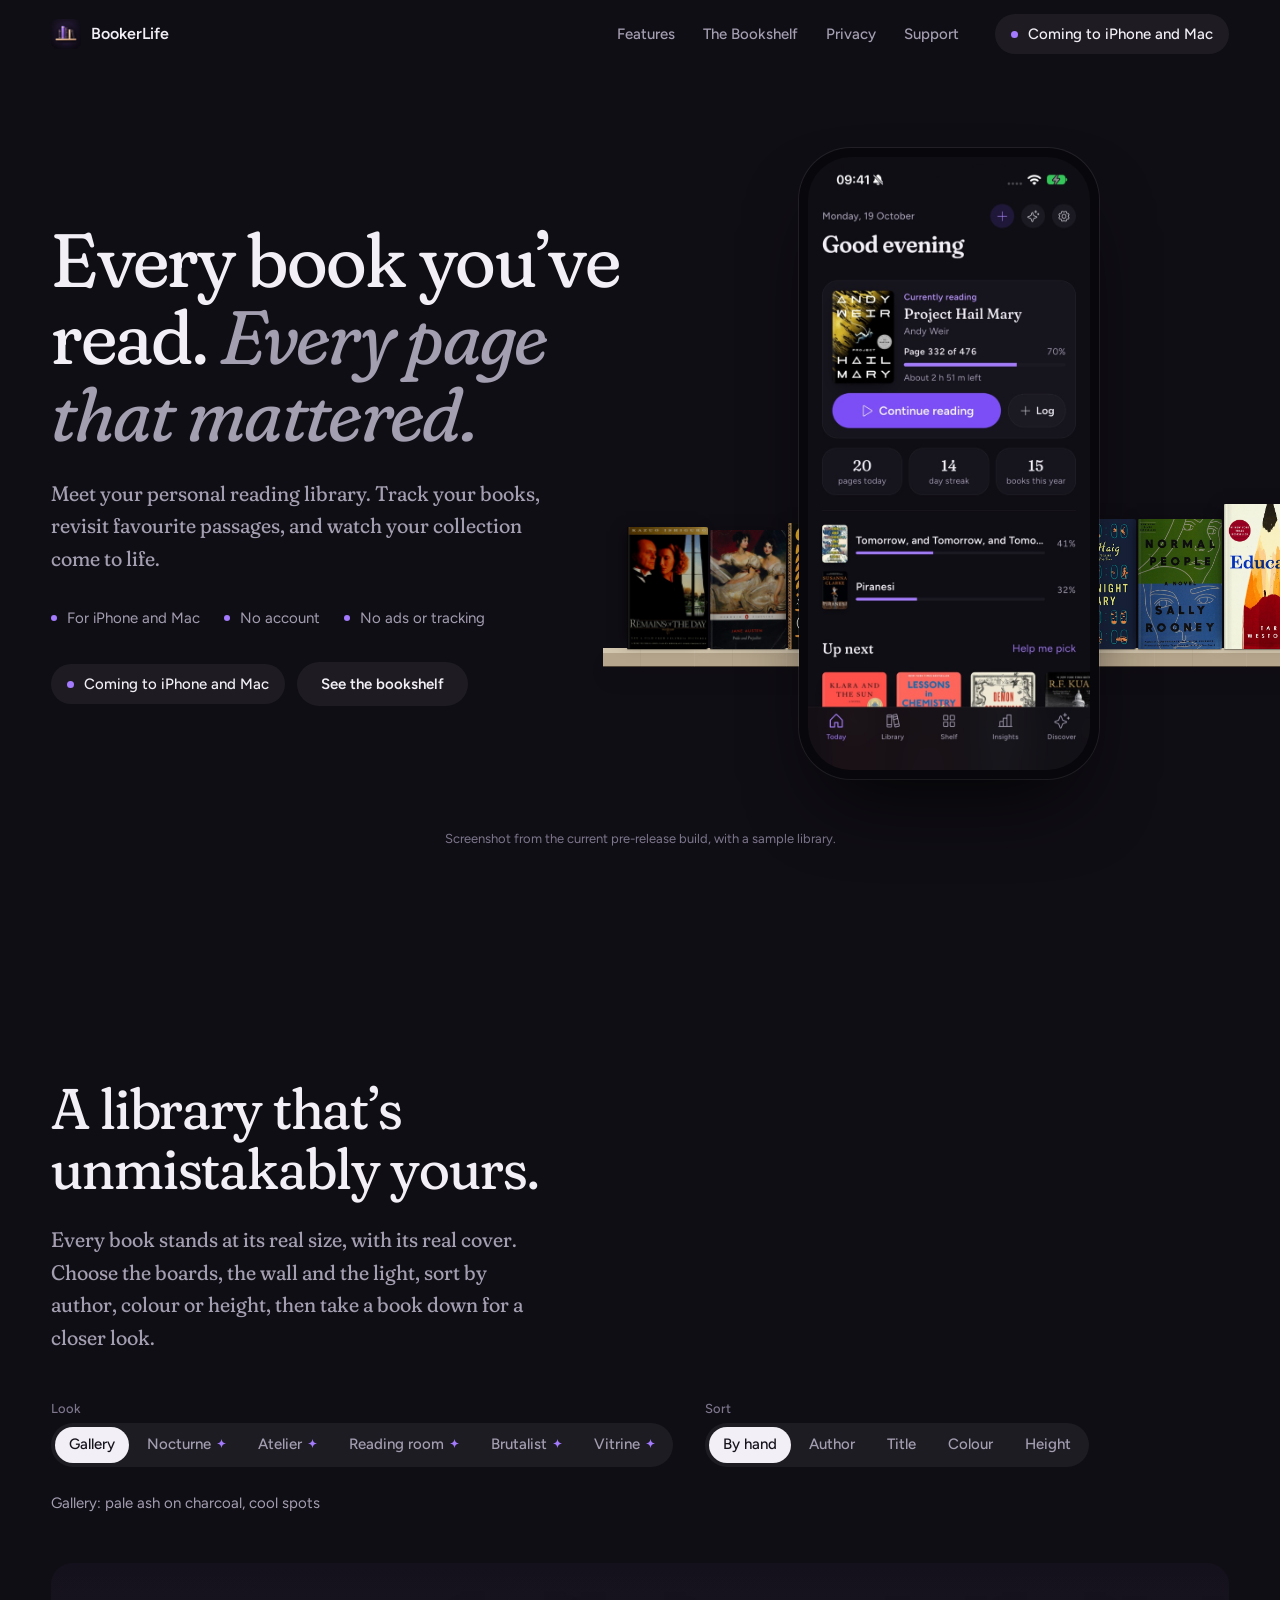
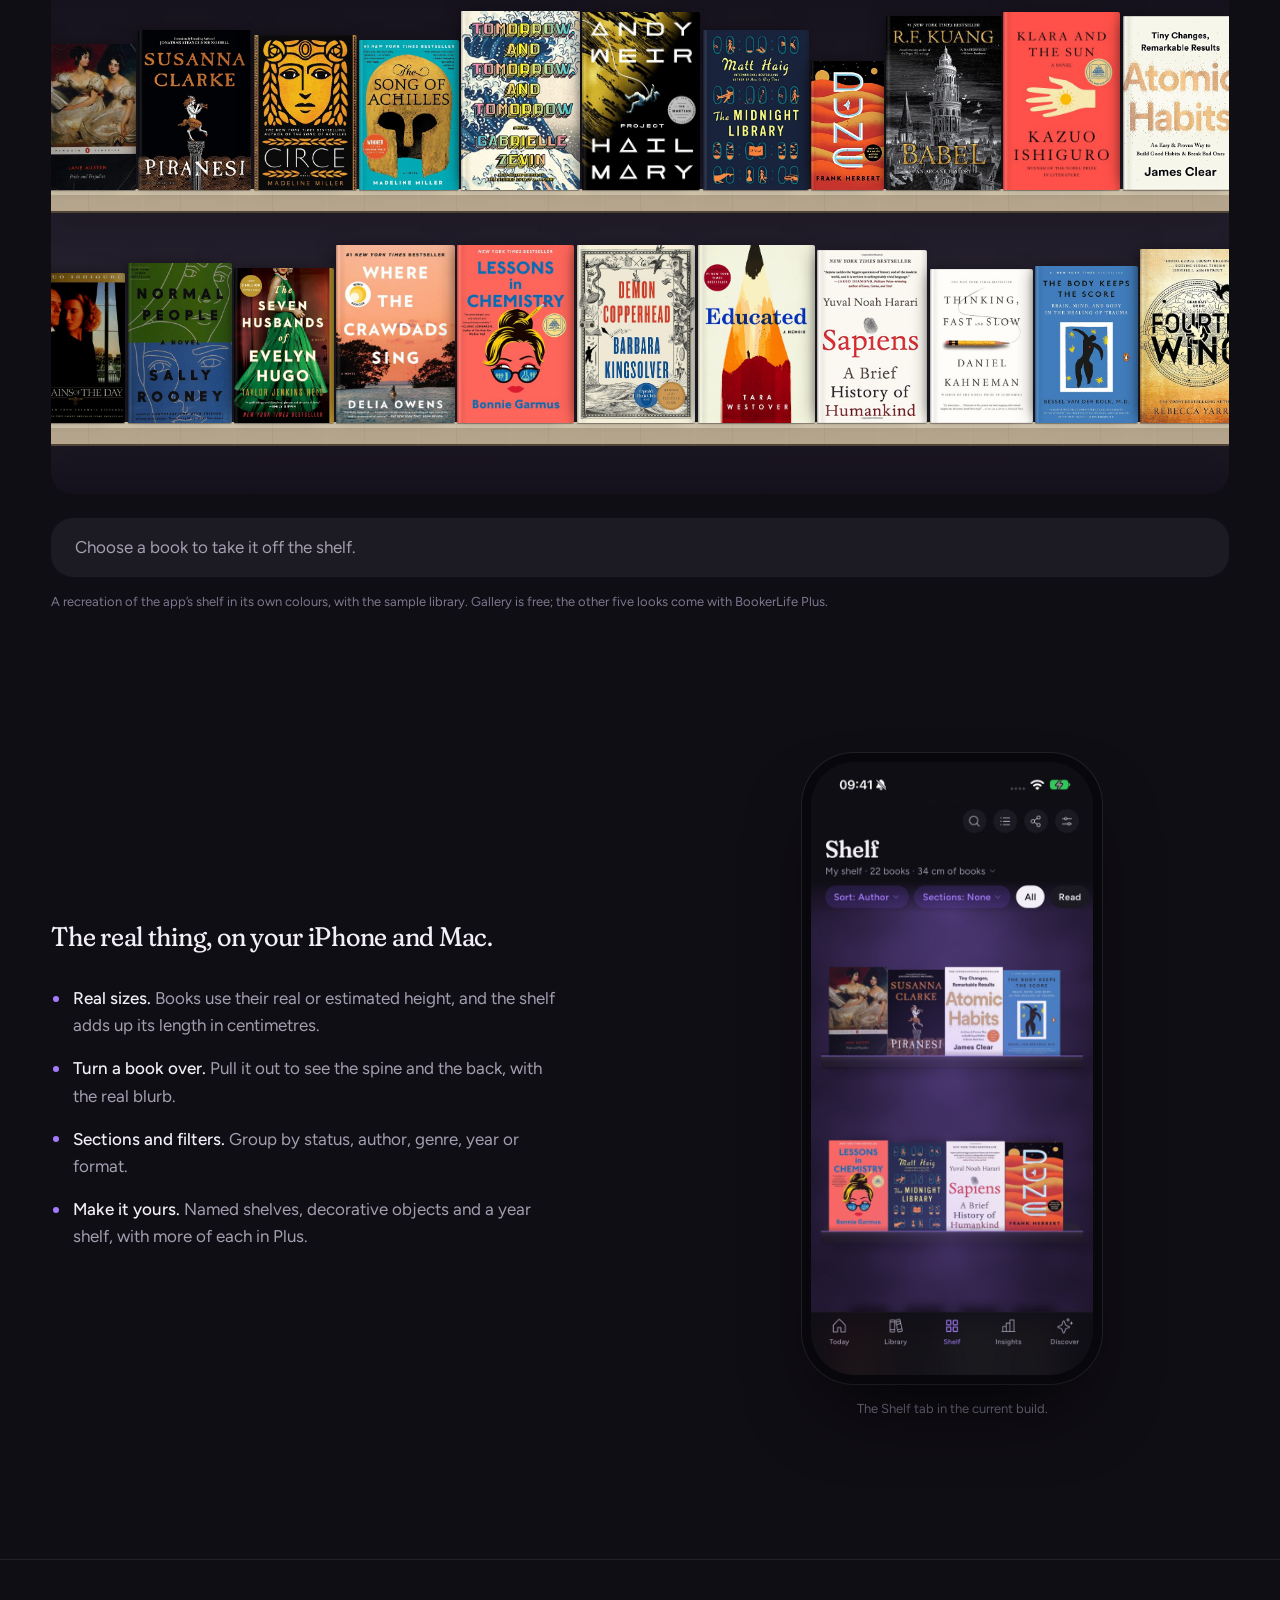
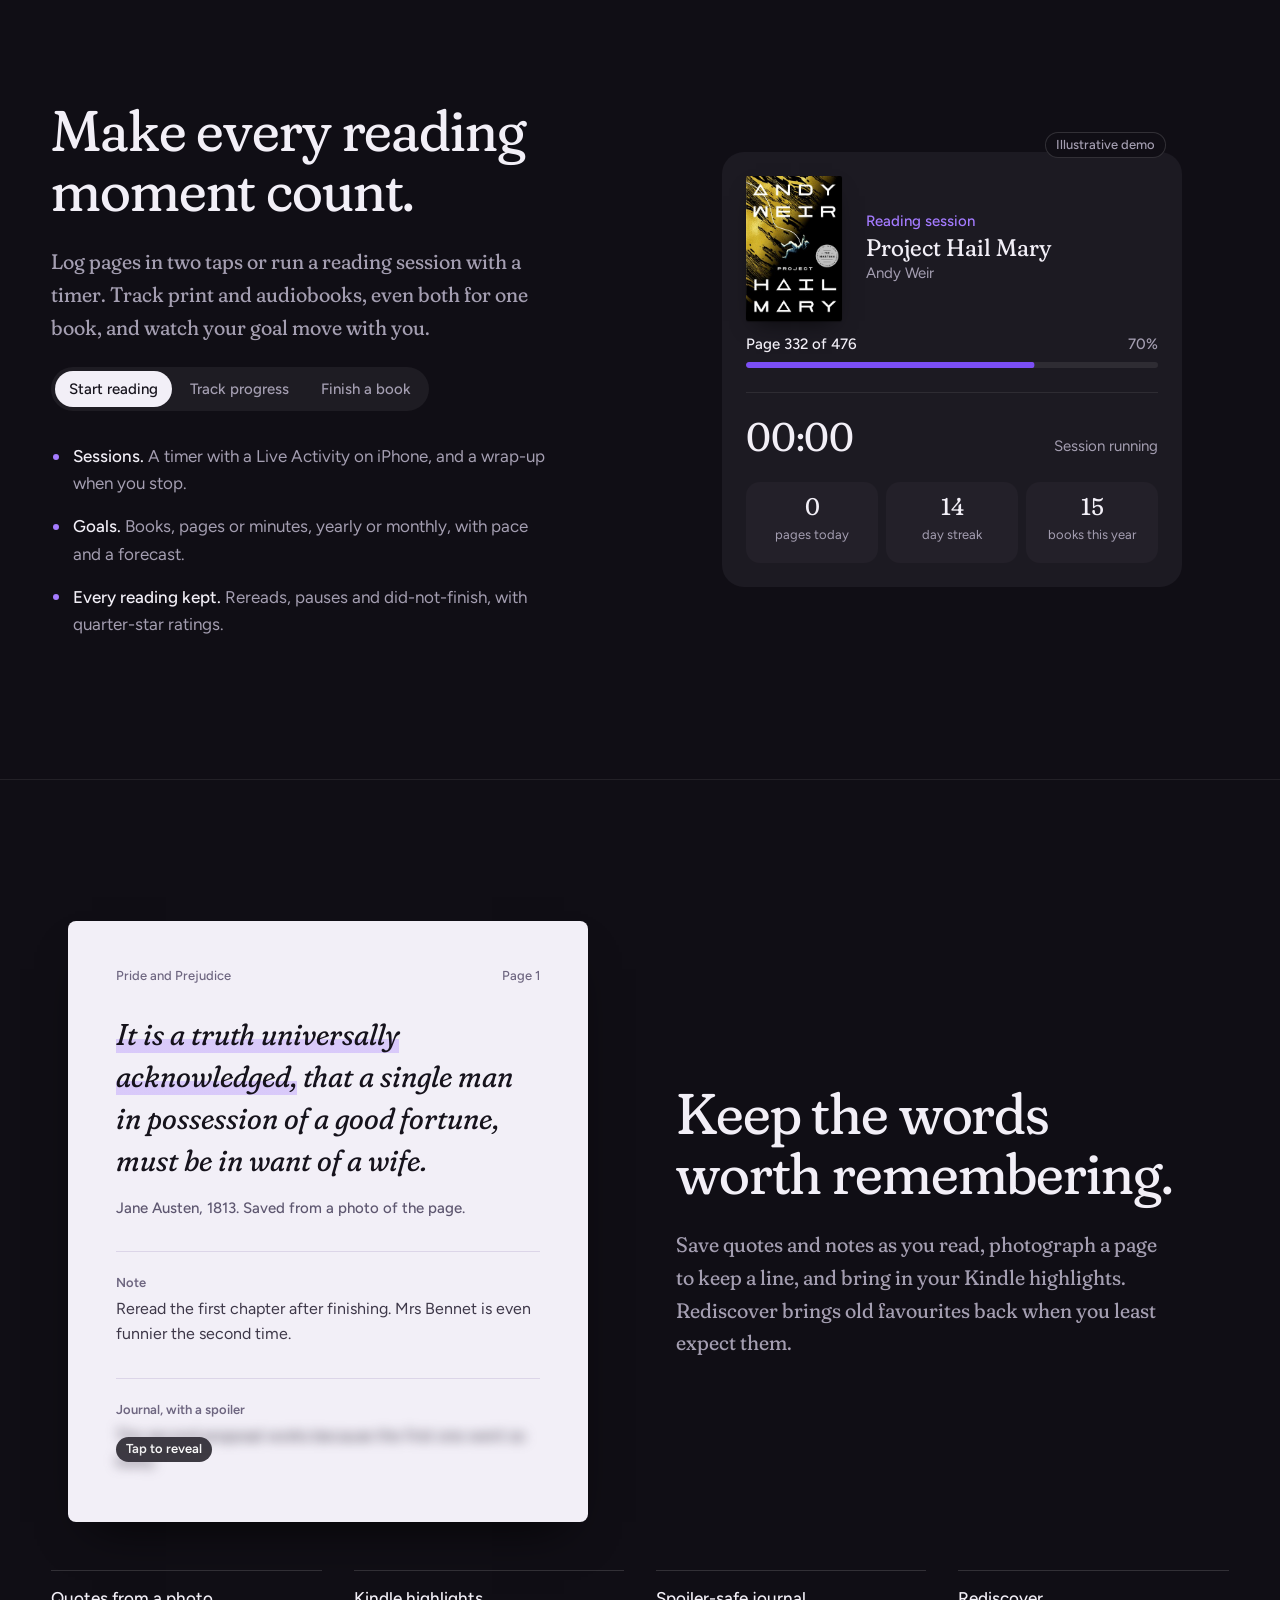
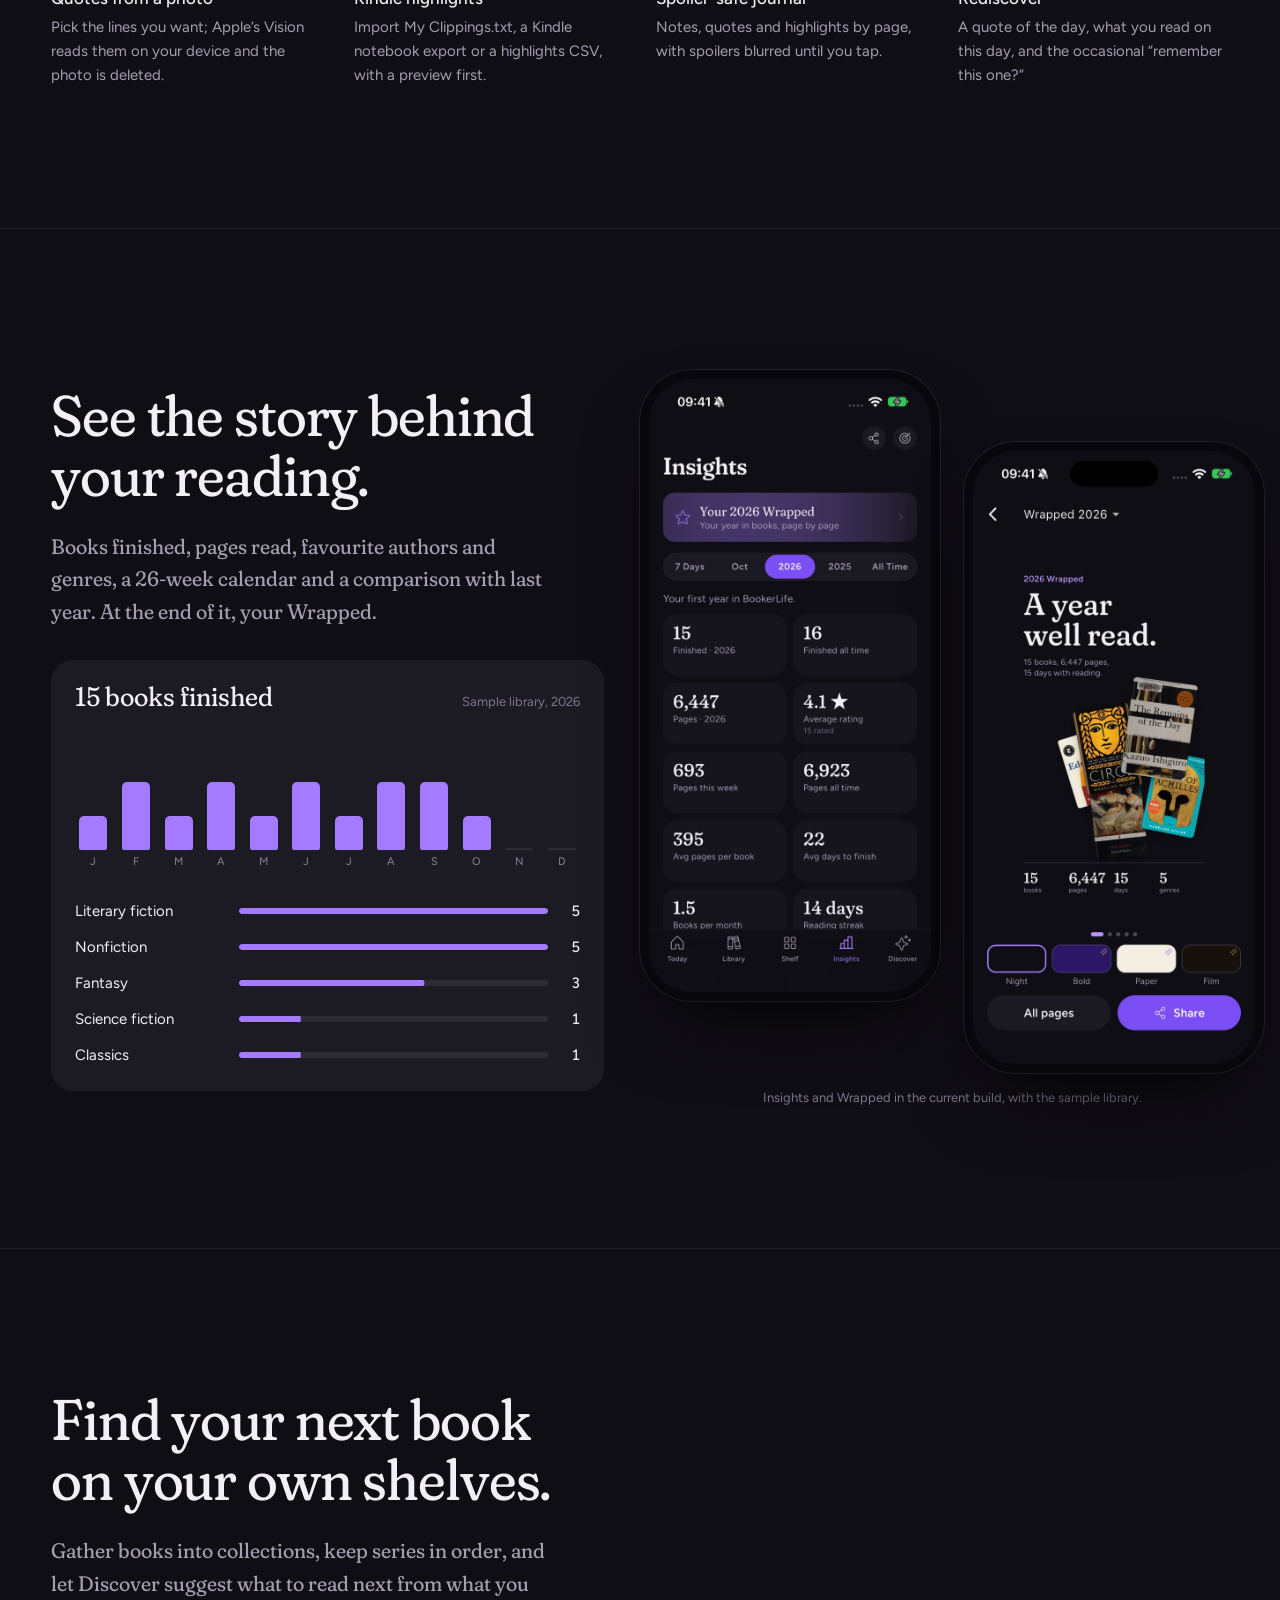
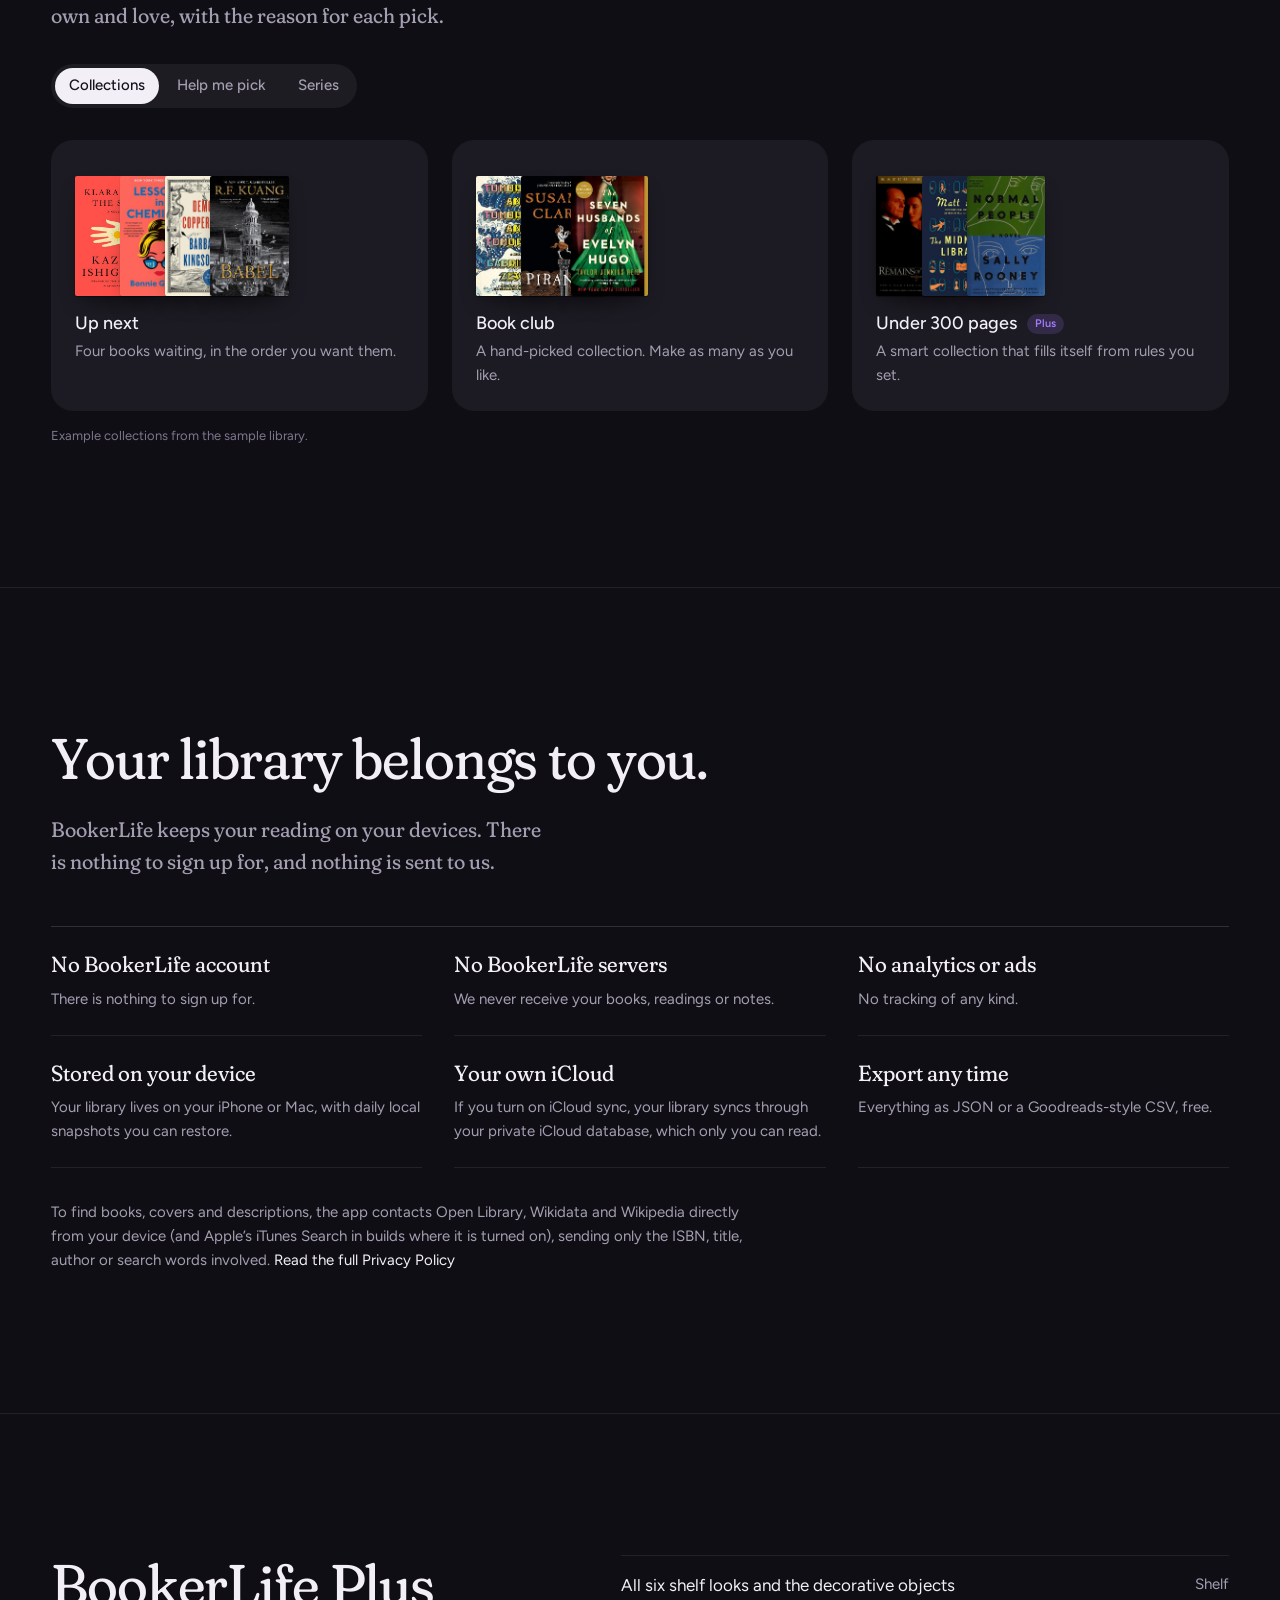
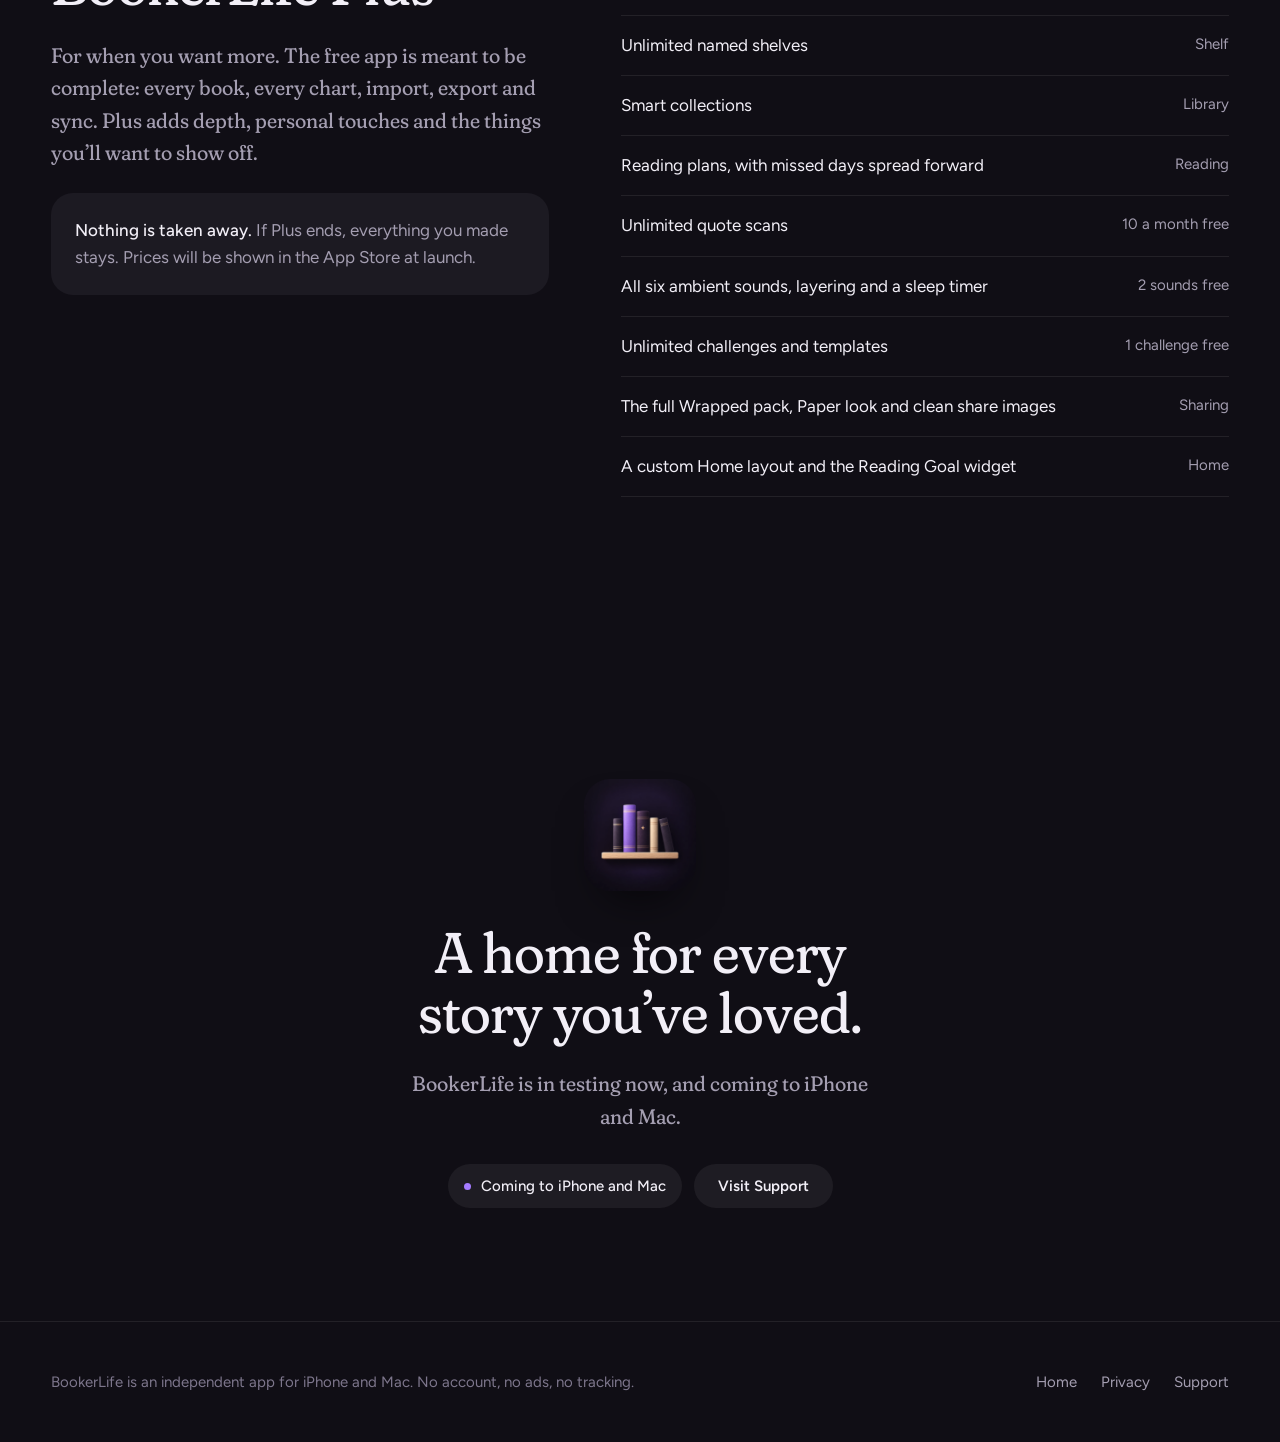
<file: index.html>
<!doctype html>
<html lang="en" class="no-js">
<head>
<meta charset="utf-8">
<meta name="viewport" content="width=device-width, initial-scale=1, viewport-fit=cover">
<title>BookerLife: a private reading tracker for iPhone and Mac</title>
<meta name="description" content="BookerLife is a private, local-first reading tracker for iPhone and Mac, built around a bookshelf of your real covers. Track reading, keep quotes and see your year in books. No account, no ads, no tracking.">
<meta name="theme-color" content="#100E15">
<link rel="canonical" href="https://zenkiux.github.io/bookerlife-site/">
<meta property="og:type" content="website">
<meta property="og:site_name" content="BookerLife">
<meta property="og:title" content="BookerLife: your reading life, beautifully kept">
<meta property="og:description" content="A private reading tracker for iPhone and Mac, built around a bookshelf of your real covers. No account, no ads, no tracking.">
<meta property="og:url" content="https://zenkiux.github.io/bookerlife-site/">
<meta property="og:image" content="https://zenkiux.github.io/bookerlife-site/assets/img/og.jpg">
<meta property="og:image:width" content="1200">
<meta property="og:image:height" content="630">
<meta name="twitter:card" content="summary_large_image">
<link rel="icon" href="assets/img/favicon-64.png" type="image/png">
<link rel="apple-touch-icon" href="assets/img/apple-touch-icon.png">
<link rel="manifest" href="site.webmanifest">
<link rel="preload" href="assets/fonts/Fraunces-Regular.ttf" as="font" type="font/ttf" crossorigin>
<link rel="stylesheet" href="assets/css/site.css">
<script>document.documentElement.className = "js";</script>
<script src="assets/js/site.js" defer></script>
</head>
<body>
<a class="skip" href="#main">Skip to content</a>

<header class="nav" data-nav>
  <div class="wrap nav-in">
    <a class="brand" href="./" aria-label="BookerLife home"><img src="assets/img/icon-160.png" alt="" width="30" height="30">BookerLife</a>
    <button class="menu-btn" type="button" aria-expanded="false" aria-controls="nav-links" data-menu><span></span><span></span><span class="sr-only">Menu</span></button>
    <ul class="nav-links" id="nav-links" role="list">
      <li><a href="#reading" data-spy="reading">Features</a></li>
      <li><a href="#shelf" data-spy="shelf">The Bookshelf</a></li>
      <li><a href="privacy.html">Privacy</a></li>
      <li><a href="support.html">Support</a></li>
      <li class="status-item"><span class="status">Coming to iPhone and Mac</span></li>
    </ul>
    <span class="status">Coming to iPhone and Mac</span>
  </div>
</header>

<main id="main">

<!-- Hero -->
<section class="hero" aria-labelledby="hero-title">
  <div class="wrap hero-grid">
    <div class="hero-copy">
      <h1 class="display" id="hero-title" data-enter style="--e:0">Every book you’ve read. <em>Every page that mattered.</em></h1>
      <p class="lede" data-enter style="--e:1">Meet your personal reading library. Track your books, revisit favourite passages, and watch your collection come to life.</p>
      <ul class="facts" role="list" data-enter style="--e:2">
        <li>For iPhone and Mac</li>
        <li>No account</li>
        <li>No ads or tracking</li>
      </ul>
      <div class="hero-actions" data-enter style="--e:3">
        <span class="status">Coming to iPhone and Mac</span>
        <a class="btn btn-quiet" href="#shelf">See the bookshelf</a>
      </div>
    </div>
    <div class="scene">
      <div class="shelf" aria-hidden="true">
        <ul class="row" role="list"><!--shelf:hero static eager remains pride circe achilles piranesi midnight normal educated-->
<li class="book" data-k="remains" data-title="The Remains of the Day" data-author="Kazuo Ishiguro" data-pages="245" data-year="1989" data-publisher="Vintage International" data-subject="Literary fiction" data-color="#291B13" data-h="20.3" style="--h:20.3"><img src="assets/covers/remains.jpg" alt="The Remains of the Day by Kazuo Ishiguro" width="332" height="500" decoding="async"></li>
<li class="book" data-k="pride" data-title="Pride and Prejudice" data-author="Jane Austen" data-pages="435" data-year="1813" data-publisher="Penguin Books" data-subject="Classics" data-color="#534436" data-h="19.8" style="--h:19.8"><img src="assets/covers/pride.jpg" alt="Pride and Prejudice by Jane Austen" width="320" height="500" decoding="async"></li>
<li class="book" data-k="circe" data-title="Circe" data-author="Madeline Miller" data-pages="393" data-year="2018" data-publisher="Little, Brown and Company" data-subject="Fantasy" data-color="#7A5520" data-h="21" style="--h:21"><img src="assets/covers/circe.jpg" alt="Circe by Madeline Miller" width="315" height="475" decoding="async"></li>
<li class="book" data-k="achilles" data-title="The Song of Achilles" data-author="Madeline Miller" data-pages="378" data-year="2011" data-publisher="Ecco" data-subject="Fantasy" data-color="#4F8A9A" data-h="20.3" style="--h:20.3"><img src="assets/covers/achilles.jpg" alt="The Song of Achilles by Madeline Miller" width="331" height="500" decoding="async"></li>
<li class="book" data-k="piranesi" data-title="Piranesi" data-author="Susanna Clarke" data-pages="272" data-year="2020" data-publisher="Bloomsbury Publishing" data-subject="Fantasy" data-color="#201917" data-h="21.6" style="--h:21.6"><img src="assets/covers/piranesi.jpg" alt="Piranesi by Susanna Clarke" width="353" height="500" decoding="async"></li>
<li class="book" data-k="midnight" data-title="The Midnight Library" data-author="Matt Haig" data-pages="288" data-year="2020" data-publisher="Viking" data-subject="Literary fiction" data-color="#2C3642" data-h="21.6" style="--h:21.6"><img src="assets/covers/midnight.jpg" alt="The Midnight Library by Matt Haig" width="331" height="500" decoding="async"></li>
<li class="book" data-k="normal" data-title="Normal People" data-author="Sally Rooney" data-pages="288" data-year="2018" data-publisher="Hogarth" data-subject="Literary fiction" data-color="#2F4B44" data-h="21.6" style="--h:21.6"><img src="assets/covers/normal.jpg" alt="Normal People by Sally Rooney" width="325" height="500" decoding="async"></li>
<li class="book" data-k="educated" data-title="Educated" data-author="Tara Westover" data-pages="334" data-year="2018" data-publisher="Random House" data-subject="Nonfiction" data-color="#E9E2D6" data-h="24.1" style="--h:24.1"><img src="assets/covers/educated.jpg" alt="Educated by Tara Westover" width="329" height="500" decoding="async"></li>
<!--/shelf--></ul>
        <div class="board"></div>
      </div>
      <figure class="phone" data-enter style="--e:2">
        <img src="assets/shots/today.jpg" width="640" height="1391" fetchpriority="high" alt="The BookerLife Today screen: Project Hail Mary at page 332 of 476, 70 percent read, with a Continue reading button, 20 pages today, a 14-day streak and 15 books this year.">
      </figure>
    </div>
  </div>
  <p class="wrap caption figure-note" data-enter style="--e:4">Screenshot from the current pre-release build, with a sample library.</p>
</section>

<!-- Signature shelf -->
<section class="section" id="shelf" aria-labelledby="shelf-title">
  <div class="wrap">
    <div class="section-head" data-reveal>
      <h2 class="h2" id="shelf-title">A library that’s unmistakably yours.</h2>
      <p class="lede">Every book stands at its real size, with its real cover. Choose the boards, the wall and the light, sort by author, colour or height, then take a book down for a closer look.</p>
    </div>

    <div class="shelf-controls" data-shelf-controls hidden>
      <div>
        <span class="control-label" id="look-label">Look</span>
        <div class="seg" role="group" aria-labelledby="look-label" data-looks>
          <button type="button" aria-pressed="true" data-look="gallery" data-name="pale ash on charcoal, cool spots">Gallery</button>
          <button type="button" aria-pressed="false" data-look="nocturne" data-name="ebonised boards in violet light">Nocturne<span class="plus" aria-hidden="true"></span><span class="sr-only"> (Plus)</span></button>
          <button type="button" aria-pressed="false" data-look="atelier" data-name="birch ply on white, north light">Atelier<span class="plus" aria-hidden="true"></span><span class="sr-only"> (Plus)</span></button>
          <button type="button" aria-pressed="false" data-look="reading" data-name="walnut, bottle green, one warm lamp">Reading room<span class="plus" aria-hidden="true"></span><span class="sr-only"> (Plus)</span></button>
          <button type="button" aria-pressed="false" data-look="brutalist" data-name="smoked oak on board-formed concrete">Brutalist<span class="plus" aria-hidden="true"></span><span class="sr-only"> (Plus)</span></button>
          <button type="button" aria-pressed="false" data-look="vitrine" data-name="glass shelves on linen">Vitrine<span class="plus" aria-hidden="true"></span><span class="sr-only"> (Plus)</span></button>
        </div>
      </div>
      <div>
        <span class="control-label" id="sort-label">Sort</span>
        <div class="seg" role="group" aria-labelledby="sort-label" data-sorts>
          <button type="button" aria-pressed="true" data-sort="hand">By hand</button>
          <button type="button" aria-pressed="false" data-sort="author">Author</button>
          <button type="button" aria-pressed="false" data-sort="title">Title</button>
          <button type="button" aria-pressed="false" data-sort="colour">Colour</button>
          <button type="button" aria-pressed="false" data-sort="height">Height</button>
        </div>
      </div>
      <p class="look-name" aria-live="polite" data-look-name>Gallery: pale ash on charcoal, cool spots</p>
    </div>

    <div class="shelf-stage" data-stage>
      <div class="shelf wall" data-look="gallery" data-shelf>
        <ul class="row" role="list" data-row><!--shelf:stage1 pick pride piranesi circe achilles tomorrow hailmary midnight dune babel klara habits-->
<li class="book" data-k="pride" data-title="Pride and Prejudice" data-author="Jane Austen" data-pages="435" data-year="1813" data-publisher="Penguin Books" data-subject="Classics" data-color="#534436" data-h="19.8" style="--h:19.8"><button type="button" class="book-btn" aria-label="Pride and Prejudice by Jane Austen" aria-pressed="false"><img src="assets/covers/pride.jpg" alt="" width="320" height="500" loading="lazy" decoding="async"></button></li>
<li class="book" data-k="piranesi" data-title="Piranesi" data-author="Susanna Clarke" data-pages="272" data-year="2020" data-publisher="Bloomsbury Publishing" data-subject="Fantasy" data-color="#201917" data-h="21.6" style="--h:21.6"><button type="button" class="book-btn" aria-label="Piranesi by Susanna Clarke" aria-pressed="false"><img src="assets/covers/piranesi.jpg" alt="" width="353" height="500" loading="lazy" decoding="async"></button></li>
<li class="book" data-k="circe" data-title="Circe" data-author="Madeline Miller" data-pages="393" data-year="2018" data-publisher="Little, Brown and Company" data-subject="Fantasy" data-color="#7A5520" data-h="21" style="--h:21"><button type="button" class="book-btn" aria-label="Circe by Madeline Miller" aria-pressed="false"><img src="assets/covers/circe.jpg" alt="" width="315" height="475" loading="lazy" decoding="async"></button></li>
<li class="book" data-k="achilles" data-title="The Song of Achilles" data-author="Madeline Miller" data-pages="378" data-year="2011" data-publisher="Ecco" data-subject="Fantasy" data-color="#4F8A9A" data-h="20.3" style="--h:20.3"><button type="button" class="book-btn" aria-label="The Song of Achilles by Madeline Miller" aria-pressed="false"><img src="assets/covers/achilles.jpg" alt="" width="331" height="500" loading="lazy" decoding="async"></button></li>
<li class="book" data-k="tomorrow" data-title="Tomorrow, and Tomorrow, and Tomorrow" data-author="Gabrielle Zevin" data-pages="401" data-year="2022" data-publisher="Knopf" data-subject="Literary fiction" data-color="#979D8E" data-h="24.3" style="--h:24.3"><button type="button" class="book-btn" aria-label="Tomorrow, and Tomorrow, and Tomorrow by Gabrielle Zevin" aria-pressed="false"><img src="assets/covers/tomorrow.jpg" alt="" width="329" height="500" loading="lazy" decoding="async"></button></li>
<li class="book" data-k="hailmary" data-title="Project Hail Mary" data-author="Andy Weir" data-pages="476" data-year="2021" data-publisher="Ballantine Books" data-subject="Science fiction" data-color="#433D27" data-h="24.1" style="--h:24.1"><button type="button" class="book-btn" aria-label="Project Hail Mary by Andy Weir" aria-pressed="false"><img src="assets/covers/hailmary.jpg" alt="" width="265" height="400" loading="lazy" decoding="async"></button></li>
<li class="book" data-k="midnight" data-title="The Midnight Library" data-author="Matt Haig" data-pages="288" data-year="2020" data-publisher="Viking" data-subject="Literary fiction" data-color="#2C3642" data-h="21.6" style="--h:21.6"><button type="button" class="book-btn" aria-label="The Midnight Library by Matt Haig" aria-pressed="false"><img src="assets/covers/midnight.jpg" alt="" width="331" height="500" loading="lazy" decoding="async"></button></li>
<li class="book" data-k="dune" data-title="Dune" data-author="Frank Herbert" data-pages="535" data-year="1965" data-publisher="Ace Books" data-subject="Science fiction" data-color="#C4673F" data-h="17.5" style="--h:17.5"><button type="button" class="book-btn" aria-label="Dune by Frank Herbert" aria-pressed="false"><img src="assets/covers/dune.jpg" alt="" width="265" height="475" loading="lazy" decoding="async"></button></li>
<li class="book" data-k="babel" data-title="Babel" data-author="R. F. Kuang" data-pages="545" data-year="2022" data-publisher="Harper Voyager" data-subject="Fantasy" data-color="#3C3B3A" data-h="23.5" style="--h:23.5"><button type="button" class="book-btn" aria-label="Babel by R. F. Kuang" aria-pressed="false"><img src="assets/covers/babel.jpg" alt="" width="329" height="500" loading="lazy" decoding="async"></button></li>
<li class="book" data-k="klara" data-title="Klara and the Sun" data-author="Kazuo Ishiguro" data-pages="303" data-year="2021" data-publisher="Knopf" data-subject="Literary fiction" data-color="#E4574A" data-h="24.1" style="--h:24.1"><button type="button" class="book-btn" aria-label="Klara and the Sun by Kazuo Ishiguro" aria-pressed="false"><img src="assets/covers/klara.jpg" alt="" width="296" height="450" loading="lazy" decoding="async"></button></li>
<li class="book" data-k="habits" data-title="Atomic Habits" data-author="James Clear" data-pages="320" data-year="2018" data-publisher="Avery" data-subject="Nonfiction" data-color="#EAE2D1" data-h="23.5" style="--h:23.5"><button type="button" class="book-btn" aria-label="Atomic Habits by James Clear" aria-pressed="false"><img src="assets/covers/habits.jpg" alt="" width="331" height="500" loading="lazy" decoding="async"></button></li>
<!--/shelf--></ul>
        <div class="board"></div>
        <ul class="row" role="list" data-row><!--shelf:stage2 pick remains normal evelyn crawdads chemistry copperhead educated sapiens kahneman body fourth-->
<li class="book" data-k="remains" data-title="The Remains of the Day" data-author="Kazuo Ishiguro" data-pages="245" data-year="1989" data-publisher="Vintage International" data-subject="Literary fiction" data-color="#291B13" data-h="20.3" style="--h:20.3"><button type="button" class="book-btn" aria-label="The Remains of the Day by Kazuo Ishiguro" aria-pressed="false"><img src="assets/covers/remains.jpg" alt="" width="332" height="500" loading="lazy" decoding="async"></button></li>
<li class="book" data-k="normal" data-title="Normal People" data-author="Sally Rooney" data-pages="288" data-year="2018" data-publisher="Hogarth" data-subject="Literary fiction" data-color="#2F4B44" data-h="21.6" style="--h:21.6"><button type="button" class="book-btn" aria-label="Normal People by Sally Rooney" aria-pressed="false"><img src="assets/covers/normal.jpg" alt="" width="325" height="500" loading="lazy" decoding="async"></button></li>
<li class="book" data-k="evelyn" data-title="The Seven Husbands of Evelyn Hugo" data-author="Taylor Jenkins Reid" data-pages="400" data-year="2017" data-publisher="Washington Square Press" data-subject="Literary fiction" data-color="#2F5A3A" data-h="21" style="--h:21"><button type="button" class="book-btn" aria-label="The Seven Husbands of Evelyn Hugo by Taylor Jenkins Reid" aria-pressed="false"><img src="assets/covers/evelyn.jpg" alt="" width="321" height="500" loading="lazy" decoding="async"></button></li>
<li class="book" data-k="crawdads" data-title="Where the Crawdads Sing" data-author="Delia Owens" data-pages="384" data-year="2018" data-publisher="G. P. Putnam’s Sons" data-subject="Literary fiction" data-color="#BF8D76" data-h="24.1" style="--h:24.1"><button type="button" class="book-btn" aria-label="Where the Crawdads Sing by Delia Owens" aria-pressed="false"><img src="assets/covers/crawdads.jpg" alt="" width="332" height="500" loading="lazy" decoding="async"></button></li>
<li class="book" data-k="chemistry" data-title="Lessons in Chemistry" data-author="Bonnie Garmus" data-pages="390" data-year="2022" data-publisher="Doubleday" data-subject="Literary fiction" data-color="#CF655A" data-h="24.1" style="--h:24.1"><button type="button" class="book-btn" aria-label="Lessons in Chemistry by Bonnie Garmus" aria-pressed="false"><img src="assets/covers/chemistry.jpg" alt="" width="328" height="500" loading="lazy" decoding="async"></button></li>
<li class="book" data-k="copperhead" data-title="Demon Copperhead" data-author="Barbara Kingsolver" data-pages="548" data-year="2022" data-publisher="Harper" data-subject="Literary fiction" data-color="#BCB5A9" data-h="24.1" style="--h:24.1"><button type="button" class="book-btn" aria-label="Demon Copperhead by Barbara Kingsolver" aria-pressed="false"><img src="assets/covers/copperhead.jpg" alt="" width="331" height="500" loading="lazy" decoding="async"></button></li>
<li class="book" data-k="educated" data-title="Educated" data-author="Tara Westover" data-pages="334" data-year="2018" data-publisher="Random House" data-subject="Nonfiction" data-color="#E9E2D6" data-h="24.1" style="--h:24.1"><button type="button" class="book-btn" aria-label="Educated by Tara Westover" aria-pressed="false"><img src="assets/covers/educated.jpg" alt="" width="329" height="500" loading="lazy" decoding="async"></button></li>
<li class="book" data-k="sapiens" data-title="Sapiens" data-author="Yuval Noah Harari" data-pages="443" data-year="2011" data-publisher="Harper" data-subject="Nonfiction" data-color="#F1ECE6" data-h="23.4" style="--h:23.4"><button type="button" class="book-btn" aria-label="Sapiens by Yuval Noah Harari" aria-pressed="false"><img src="assets/covers/sapiens.jpg" alt="" width="316" height="499" loading="lazy" decoding="async"></button></li>
<li class="book" data-k="kahneman" data-title="Thinking, Fast and Slow" data-author="Daniel Kahneman" data-pages="499" data-year="2011" data-publisher="Farrar, Straus and Giroux" data-subject="Nonfiction" data-color="#F2F0EA" data-h="20.8" style="--h:20.8"><button type="button" class="book-btn" aria-label="Thinking, Fast and Slow by Daniel Kahneman" aria-pressed="false"><img src="assets/covers/kahneman.jpg" alt="" width="334" height="499" loading="lazy" decoding="async"></button></li>
<li class="book" data-k="body" data-title="The Body Keeps the Score" data-author="Bessel van der Kolk" data-pages="464" data-year="2014" data-publisher="Penguin Books" data-subject="Nonfiction" data-color="#5282B4" data-h="21.3" style="--h:21.3"><button type="button" class="book-btn" aria-label="The Body Keeps the Score by Bessel van der Kolk" aria-pressed="false"><img src="assets/covers/body.jpg" alt="" width="325" height="500" loading="lazy" decoding="async"></button></li>
<li class="book" data-k="fourth" data-title="Fourth Wing" data-author="Rebecca Yarros" data-pages="517" data-year="2023" data-publisher="Entangled Publishing" data-subject="Fantasy" data-color="#1D1B18" data-h="23.5" style="--h:23.5"><button type="button" class="book-btn" aria-label="Fourth Wing by Rebecca Yarros" aria-pressed="false"><img src="assets/covers/fourth.jpg" alt="" width="329" height="500" loading="lazy" decoding="async"></button></li>
<!--/shelf--></ul>
        <div class="board"></div>
        <div class="floor"></div>
      </div>
    </div>

    <div class="shelf-detail" data-detail aria-live="polite" hidden>
      <p class="body">Choose a book to take it off the shelf.</p>
    </div>
    <p class="caption" style="margin-top: var(--s4)">A recreation of the app’s shelf in its own colours, with the sample library. Gallery is free; the other five looks come with BookerLife Plus.</p>

    <div class="ed" style="margin-top: var(--section)">
      <div class="ed-copy" data-reveal>
        <h3 class="h3">The real thing, on your iPhone and Mac.</h3>
        <ul class="points" role="list">
          <li><strong>Real sizes.</strong> Books use their real or estimated height, and the shelf adds up its length in centimetres.</li>
          <li><strong>Turn a book over.</strong> Pull it out to see the spine and the back, with the real blurb.</li>
          <li><strong>Sections and filters.</strong> Group by status, author, genre, year or format.</li>
          <li><strong>Make it yours.</strong> Named shelves, decorative objects and a year shelf, with more of each in Plus.</li>
        </ul>
      </div>
      <figure data-reveal>
        <div class="phone" style="margin-inline:auto"><img src="assets/shots/shelf.jpg" width="640" height="1391" loading="lazy" decoding="async" alt="The BookerLife Shelf screen on iPhone: 22 books, 34 cm of books, sorted by author, with covers face out on two boards."></div>
        <figcaption class="caption figure-note">The Shelf tab in the current build.</figcaption>
      </figure>
    </div>
  </div>
</section>

<!-- Reading -->
<section class="section" id="reading" aria-labelledby="reading-title">
  <div class="wrap ed">
    <div class="ed-copy" data-reveal>
      <h2 class="h2" id="reading-title">Make every reading moment count.</h2>
      <p class="lede">Log pages in two taps or run a reading session with a timer. Track print and audiobooks, even both for one book, and watch your goal move with you.</p>
      <div class="seg" role="group" aria-label="Demo step" data-steps hidden>
        <button type="button" aria-pressed="true" data-step="start">Start reading</button>
        <button type="button" aria-pressed="false" data-step="track">Track progress</button>
        <button type="button" aria-pressed="false" data-step="finish">Finish a book</button>
      </div>
      <ul class="points" role="list">
        <li><strong>Sessions.</strong> A timer with a Live Activity on iPhone, and a wrap-up when you stop.</li>
        <li><strong>Goals.</strong> Books, pages or minutes, yearly or monthly, with pace and a forecast.</li>
        <li><strong>Every reading kept.</strong> Rereads, pauses and did-not-finish, with quarter-star ratings.</li>
      </ul>
    </div>
    <div class="demo" data-demo data-state="start" data-reveal>
      <span class="demo-label">Illustrative demo</span>
      <div class="now">
        <img src="assets/covers/hailmary.jpg" width="265" height="400" loading="lazy" decoding="async" alt="Project Hail Mary by Andy Weir">
        <div>
          <div class="swap state">
            <span data-when="start">Reading session</span>
            <span data-when="track" aria-hidden="true">Currently reading</span>
            <span data-when="finish" aria-hidden="true">Finished today</span>
          </div>
          <h3>Project Hail Mary</h3>
          <p class="by">Andy Weir</p>
        </div>
      </div>
      <div class="meter">
        <div class="meter-top"><span data-page>Page 332 of 476</span><span data-pct>70%</span></div>
        <div class="track"><i data-bar style="--p:.70"></i></div>
      </div>
      <div class="swap">
        <div class="timer" data-when="start"><b data-clock>00:00</b><span>Session running</span></div>
        <div class="timer" data-when="track" aria-hidden="true"><b>18 min</b><span>20 pages in this session</span></div>
        <div class="timer" data-when="finish" aria-hidden="true"><div class="rating" role="img" aria-label="Rated 4.5 stars"><span>★</span><span>★</span><span>★</span><span>★</span><span class="half">★</span></div><span>Book 16 this year</span></div>
      </div>
      <div class="tiles">
        <div class="tile"><b data-today>0</b><span>pages today</span></div>
        <div class="tile"><b>14</b><span>day streak</span></div>
        <div class="tile"><b data-year>15</b><span>books this year</span></div>
      </div>
    </div>
  </div>
</section>

<!-- Remember -->
<section class="section" id="journal" aria-labelledby="journal-title">
  <div class="wrap">
    <div class="ed flip">
      <div class="ed-copy" data-reveal>
        <h2 class="h2" id="journal-title">Keep the words worth remembering.</h2>
        <p class="lede">Save quotes and notes as you read, photograph a page to keep a line, and bring in your Kindle highlights. Rediscover brings old favourites back when you least expect them.</p>
      </div>
      <article class="page" data-page-reveal aria-label="Sample journal entry">
        <div class="folio"><span>Pride and Prejudice</span><span>Page 1</span></div>
        <blockquote><span class="hl">It is a truth universally acknowledged,</span> that a single man in possession of a good fortune, must be in want of a wife.</blockquote>
        <cite>Jane Austen, 1813. Saved from a photo of the page.</cite>
        <div class="note"><b>Note</b>Reread the first chapter after finishing. Mrs Bennet is even funnier the second time.</div>
        <div class="note"><b>Journal, with a spoiler</b><button type="button" class="spoiler-btn" data-spoiler aria-expanded="false"><span class="spoiler-text">The second proposal works because the first one went so badly.</span><span class="spoiler-hint">Tap to reveal</span></button></div>
      </article>
    </div>
    <div class="journal-list">
      <div><h3>Quotes from a photo</h3><p>Pick the lines you want; Apple’s Vision reads them on your device and the photo is deleted.</p></div>
      <div><h3>Kindle highlights</h3><p>Import My Clippings.txt, a Kindle notebook export or a highlights CSV, with a preview first.</p></div>
      <div><h3>Spoiler-safe journal</h3><p>Notes, quotes and highlights by page, with spoilers blurred until you tap.</p></div>
      <div><h3>Rediscover</h3><p>A quote of the day, what you read on this day, and the occasional “remember this one?”</p></div>
    </div>
  </div>
</section>

<!-- Insights -->
<section class="section" id="insights" aria-labelledby="insights-title">
  <div class="wrap ed">
    <div class="ed-copy">
      <div data-reveal>
        <h2 class="h2" id="insights-title">See the story behind your reading.</h2>
        <p class="lede" style="margin-top: var(--s5)">Books finished, pages read, favourite authors and genres, a 26-week calendar and a comparison with last year. At the end of it, your Wrapped.</p>
      </div>
      <div class="chart" data-chart>
        <div class="chart-head"><b>15 books finished</b><span class="caption">Sample library, 2026</span></div>
        <div class="bars" role="img" aria-label="Books finished per month in the sample library: January 1, February 2, March 1, April 2, May 1, June 2, July 1, August 2, September 2, October 1.">
          <span style="--v:1;--i:0"><i></i>J</span><span style="--v:2;--i:1"><i></i>F</span><span style="--v:1;--i:2"><i></i>M</span><span style="--v:2;--i:3"><i></i>A</span><span style="--v:1;--i:4"><i></i>M</span><span style="--v:2;--i:5"><i></i>J</span><span style="--v:1;--i:6"><i></i>J</span><span style="--v:2;--i:7"><i></i>A</span><span style="--v:2;--i:8"><i></i>S</span><span style="--v:1;--i:9"><i></i>O</span><span class="future" style="--v:0;--i:10"><i></i>N</span><span class="future" style="--v:0;--i:11"><i></i>D</span>
        </div>
        <div class="genres" role="list" aria-label="Finished books by genre in the sample library">
          <div class="genre" role="listitem"><span>Literary fiction</span><span class="gt"><i style="--v:1"></i></span><b>5</b></div>
          <div class="genre" role="listitem"><span>Nonfiction</span><span class="gt"><i style="--v:1"></i></span><b>5</b></div>
          <div class="genre" role="listitem"><span>Fantasy</span><span class="gt"><i style="--v:.6"></i></span><b>3</b></div>
          <div class="genre" role="listitem"><span>Science fiction</span><span class="gt"><i style="--v:.2"></i></span><b>1</b></div>
          <div class="genre" role="listitem"><span>Classics</span><span class="gt"><i style="--v:.2"></i></span><b>1</b></div>
        </div>
      </div>
    </div>
    <figure data-reveal>
      <div class="insight-shots">
        <div class="phone"><img src="assets/shots/insights.jpg" width="640" height="1391" loading="lazy" decoding="async" alt="The Insights screen: 15 finished in 2026, 6,447 pages, an average rating of 4.1, and a 14-day reading streak."></div>
        <div class="phone"><img src="assets/shots/wrapped.jpg" width="640" height="1391" loading="lazy" decoding="async" alt="The 2026 Wrapped cover page: A year well read. 15 books, 6,447 pages, 5 genres, with a fan of covers."></div>
      </div>
      <figcaption class="caption figure-note">Insights and Wrapped in the current build, with the sample library.</figcaption>
    </figure>
  </div>
</section>

<!-- Collections and discovery -->
<section class="section" id="discover" aria-labelledby="discover-title">
  <div class="wrap">
    <div class="section-head" data-reveal>
      <h2 class="h2" id="discover-title">Find your next book on your own shelves.</h2>
      <p class="lede">Gather books into collections, keep series in order, and let Discover suggest what to read next from what you own and love, with the reason for each pick.</p>
    </div>
    <div class="tabs">
      <div class="seg" role="tablist" aria-label="Organise and discover" data-tabs>
        <button type="button" role="tab" id="tab-col" aria-selected="true" aria-controls="panel-col">Collections</button>
        <button type="button" role="tab" id="tab-pick" aria-selected="false" aria-controls="panel-pick" tabindex="-1">Help me pick</button>
        <button type="button" role="tab" id="tab-series" aria-selected="false" aria-controls="panel-series" tabindex="-1">Series</button>
      </div>
    </div>
    <div class="panels">
      <div class="panel" role="tabpanel" id="panel-col" aria-labelledby="tab-col" tabindex="0">
        <div class="stacks">
          <div class="stack"><div class="stack-covers"><img src="assets/covers/klara.jpg" alt="" loading="lazy" width="296" height="450"><img src="assets/covers/chemistry.jpg" alt="" loading="lazy" width="328" height="500"><img src="assets/covers/copperhead.jpg" alt="" loading="lazy" width="331" height="500"><img src="assets/covers/babel.jpg" alt="" loading="lazy" width="329" height="500"></div><h3>Up next</h3><p>Four books waiting, in the order you want them.</p></div>
          <div class="stack"><div class="stack-covers"><img src="assets/covers/tomorrow.jpg" alt="" loading="lazy" width="329" height="500"><img src="assets/covers/piranesi.jpg" alt="" loading="lazy" width="353" height="500"><img src="assets/covers/evelyn.jpg" alt="" loading="lazy" width="321" height="500"></div><h3>Book club</h3><p>A hand-picked collection. Make as many as you like.</p></div>
          <div class="stack"><div class="stack-covers"><img src="assets/covers/remains.jpg" alt="" loading="lazy" width="332" height="500"><img src="assets/covers/midnight.jpg" alt="" loading="lazy" width="331" height="500"><img src="assets/covers/normal.jpg" alt="" loading="lazy" width="325" height="500"></div><h3>Under 300 pages <span class="tag">Plus</span></h3><p>A smart collection that fills itself from rules you set.</p></div>
        </div>
        <p class="caption" style="margin-top: var(--s4)">Example collections from the sample library.</p>
      </div>
      <div class="panel" role="tabpanel" id="panel-pick" aria-labelledby="tab-pick" tabindex="0" hidden>
        <div class="picks">
          <div class="pick"><img src="assets/covers/klara.jpg" alt="Klara and the Sun by Kazuo Ishiguro" loading="lazy" width="296" height="450"><p><b>Klara and the Sun</b>You rated Kazuo Ishiguro 5 on average</p></div>
          <div class="pick"><img src="assets/covers/chemistry.jpg" alt="Lessons in Chemistry by Bonnie Garmus" loading="lazy" width="328" height="500"><p><b>Lessons in Chemistry</b>You finish a lot of literary fiction</p></div>
          <div class="pick"><img src="assets/covers/copperhead.jpg" alt="Demon Copperhead by Barbara Kingsolver" loading="lazy" width="331" height="500"><p><b>Demon Copperhead</b>You finish a lot of literary fiction</p></div>
          <div class="pick"><img src="assets/covers/babel.jpg" alt="Babel by R. F. Kuang" loading="lazy" width="329" height="500"><p><b>Babel</b>You finish a lot of fantasy</p></div>
        </div>
        <p class="caption" style="margin-top: var(--s4)">Picks and reasons as Discover shows them for the sample library. “Not now” hides a pick for 30 days.</p>
      </div>
      <div class="panel" role="tabpanel" id="panel-series" aria-labelledby="tab-series" tabindex="0" hidden>
        <div class="series">
          <div class="series-row">
            <figure><img src="assets/covers/dune.jpg" alt="Dune by Frank Herbert" loading="lazy" width="265" height="475"><figcaption>Book 1</figcaption></figure>
            <figure><img src="assets/covers/fourth.jpg" alt="Fourth Wing by Rebecca Yarros" loading="lazy" width="329" height="500"><figcaption>Book 1</figcaption></figure>
          </div>
          <div class="ed-copy">
            <h3 class="h3">Series, built from your library.</h3>
            <p class="body">Each series gets its own page with your progress and the next book in line, so you always know where to pick up.</p>
          </div>
        </div>
      </div>
    </div>
  </div>
</section>

<!-- Privacy -->
<section class="section" id="privacy" aria-labelledby="privacy-title">
  <div class="wrap">
    <div class="section-head" data-reveal>
      <h2 class="h2" id="privacy-title">Your library belongs to you.</h2>
      <p class="lede">BookerLife keeps your reading on your devices. There is nothing to sign up for, and nothing is sent to us.</p>
    </div>
    <div class="promises">
      <div class="promise"><h3>No BookerLife account</h3><p>There is nothing to sign up for.</p></div>
      <div class="promise"><h3>No BookerLife servers</h3><p>We never receive your books, readings or notes.</p></div>
      <div class="promise"><h3>No analytics or ads</h3><p>No tracking of any kind.</p></div>
      <div class="promise"><h3>Stored on your device</h3><p>Your library lives on your iPhone or Mac, with daily local snapshots you can restore.</p></div>
      <div class="promise"><h3>Your own iCloud</h3><p>If you turn on iCloud sync, your library syncs through your private iCloud database, which only you can read.</p></div>
      <div class="promise"><h3>Export any time</h3><p>Everything as JSON or a Goodreads-style CSV, free.</p></div>
    </div>
    <p class="fineprint">To find books, covers and descriptions, the app contacts Open Library, Wikidata and Wikipedia directly from your device (and Apple’s iTunes Search in builds where it is turned on), sending only the ISBN, title, author or search words involved. <a class="link" href="privacy.html">Read the full Privacy Policy</a></p>
  </div>
</section>

<!-- Plus -->
<section class="section" id="plus" aria-labelledby="plus-title">
  <div class="wrap plus">
    <div class="ed-copy" data-reveal>
      <h2 class="h2" id="plus-title">BookerLife Plus</h2>
      <p class="lede">For when you want more. The free app is meant to be complete: every book, every chart, import, export and sync. Plus adds depth, personal touches and the things you’ll want to show off.</p>
      <div class="free-note"><b>Nothing is taken away.</b> If Plus ends, everything you made stays. Prices will be shown in the App Store at launch.</div>
    </div>
    <ul class="perk-list" role="list" data-reveal>
      <li>All six shelf looks and the decorative objects <span>Shelf</span></li>
      <li>Unlimited named shelves <span>Shelf</span></li>
      <li>Smart collections <span>Library</span></li>
      <li>Reading plans, with missed days spread forward <span>Reading</span></li>
      <li>Unlimited quote scans <span>10 a month free</span></li>
      <li>All six ambient sounds, layering and a sleep timer <span>2 sounds free</span></li>
      <li>Unlimited challenges and templates <span>1 challenge free</span></li>
      <li>The full Wrapped pack, Paper look and clean share images <span>Sharing</span></li>
      <li>A custom Home layout and the Reading Goal widget <span>Home</span></li>
    </ul>
  </div>
</section>

<!-- Closing -->
<section class="closing" aria-labelledby="closing-title">
  <div class="wrap" data-reveal>
    <img class="icon" src="assets/img/icon-512.png" width="112" height="112" alt="BookerLife app icon" loading="lazy">
    <h2 class="h2" id="closing-title">A home for every story you’ve loved.</h2>
    <p class="lede">BookerLife is in testing now, and coming to iPhone and Mac.</p>
    <div class="actions">
      <span class="status">Coming to iPhone and Mac</span>
      <a class="btn btn-quiet" href="support.html">Visit Support</a>
    </div>
  </div>
</section>

</main>

<footer class="foot">
  <div class="wrap foot-in">
    <p>BookerLife is an independent app for iPhone and Mac. No account, no ads, no tracking.</p>
    <nav aria-label="Footer"><ul role="list"><li><a href="./">Home</a></li><li><a href="privacy.html">Privacy</a></li><li><a href="support.html">Support</a></li></ul></nav>
  </div>
</footer>
</body>
</html>
</file>
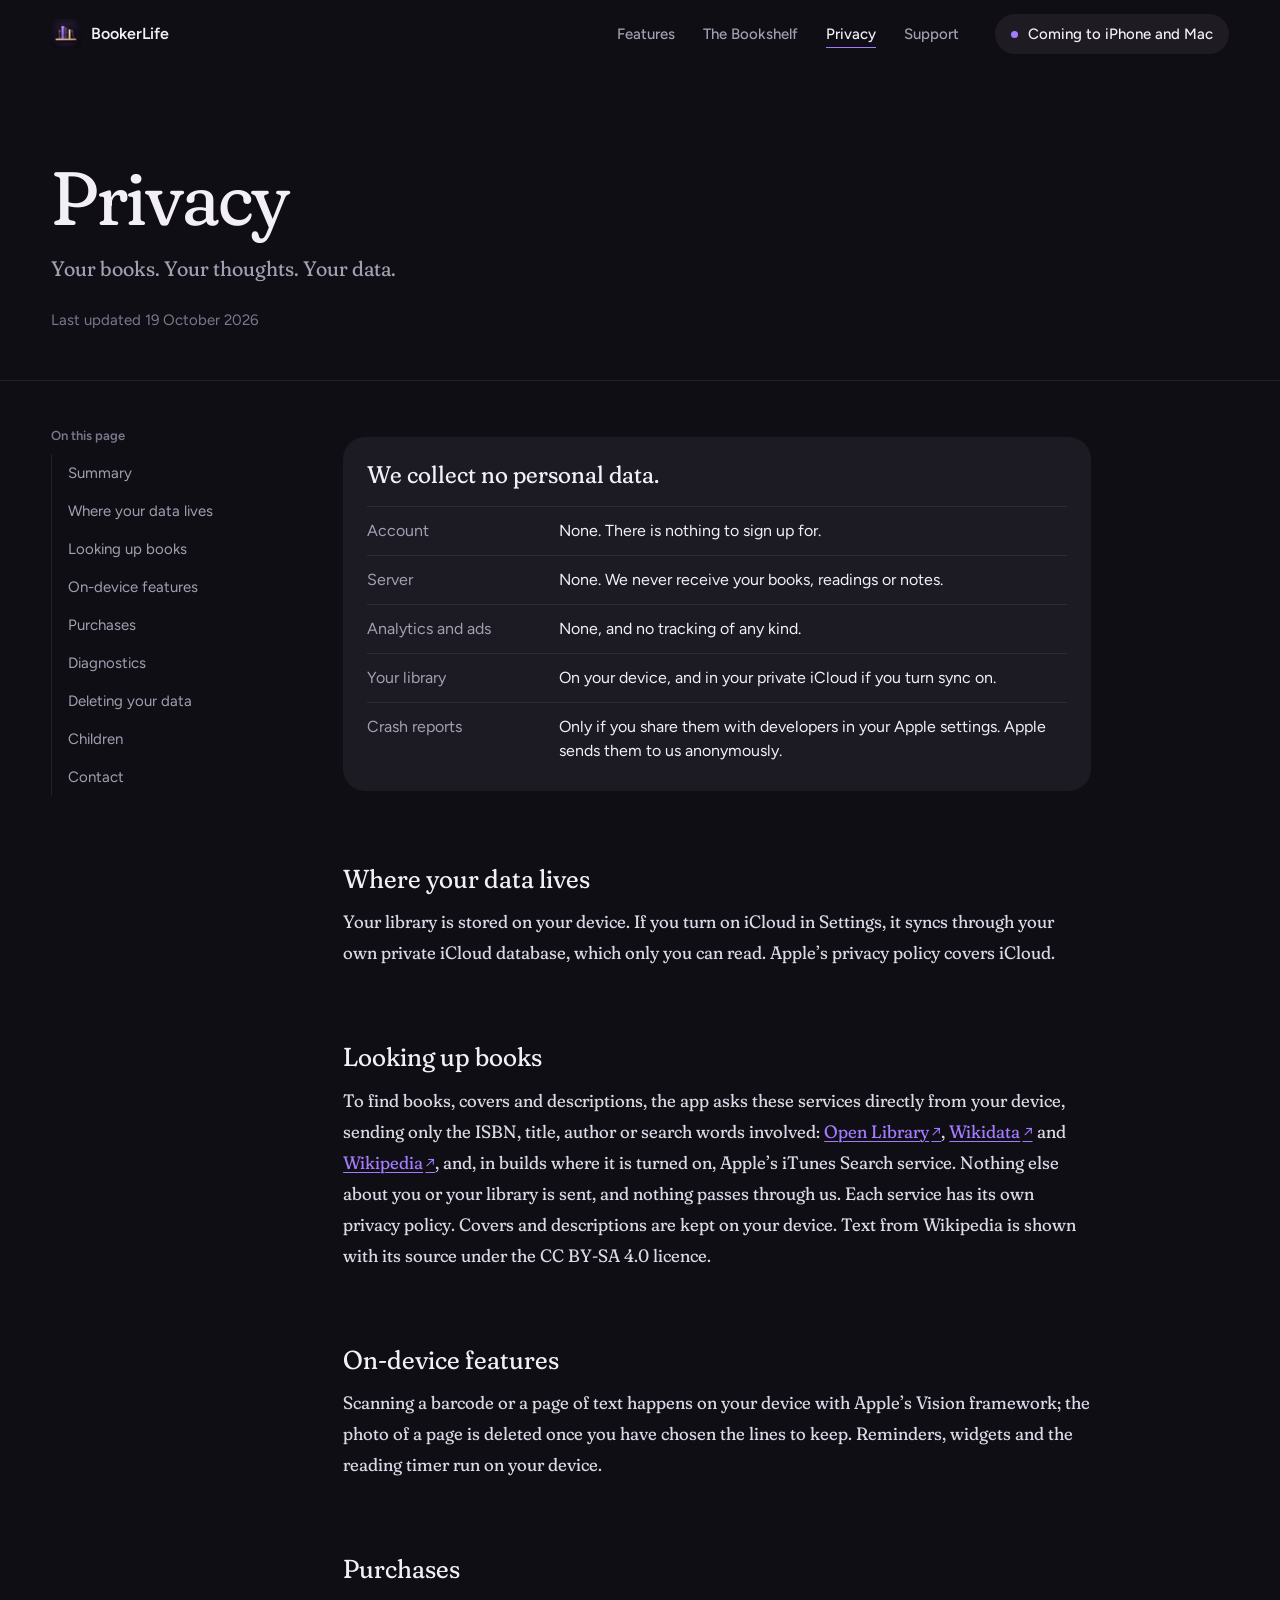
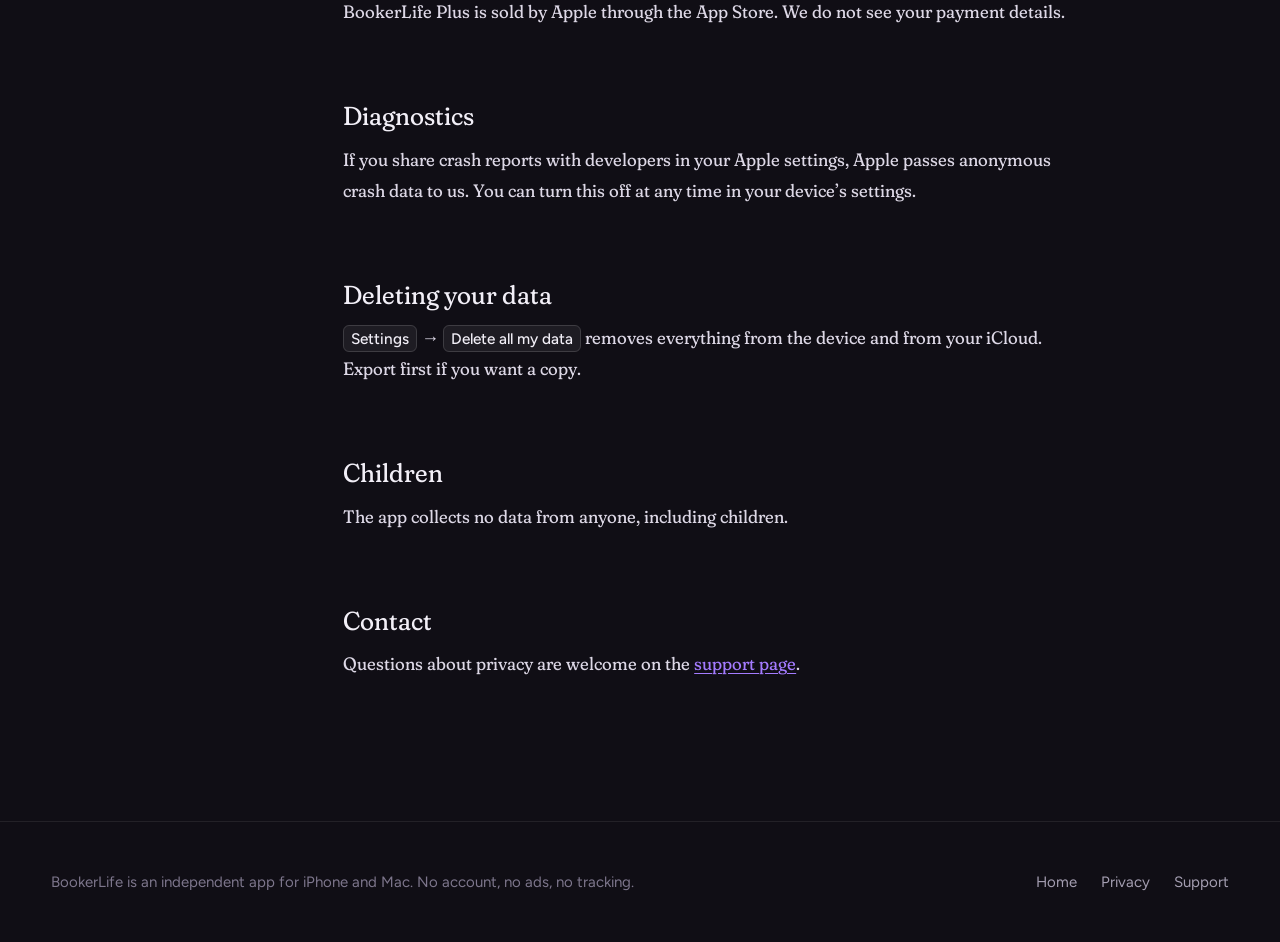
<file: privacy.html>
<!doctype html>
<html lang="en" class="no-js">
<head>
<meta charset="utf-8">
<meta name="viewport" content="width=device-width, initial-scale=1, viewport-fit=cover">
<title>Privacy Policy · BookerLife</title>
<meta name="description" content="BookerLife collects no personal data. How book lookups, iCloud sync, purchases and crash reports work.">
<meta name="theme-color" content="#100E15">
<link rel="canonical" href="https://zenkiux.github.io/bookerlife-site/privacy.html">
<meta property="og:type" content="article">
<meta property="og:site_name" content="BookerLife">
<meta property="og:title" content="BookerLife Privacy Policy">
<meta property="og:description" content="BookerLife collects no personal data. How book lookups, iCloud sync, purchases and crash reports work.">
<meta property="og:url" content="https://zenkiux.github.io/bookerlife-site/privacy.html">
<meta property="og:image" content="https://zenkiux.github.io/bookerlife-site/assets/img/og.jpg">
<meta name="twitter:card" content="summary_large_image">
<link rel="icon" href="assets/img/favicon-64.png" type="image/png">
<link rel="apple-touch-icon" href="assets/img/apple-touch-icon.png">
<link rel="manifest" href="site.webmanifest">
<link rel="stylesheet" href="assets/css/site.css">
<script>document.documentElement.className = "js";</script>
<script src="assets/js/site.js" defer></script>
</head>
<body>
<a class="skip" href="#main">Skip to content</a>

<header class="nav" data-nav>
  <div class="wrap nav-in">
    <a class="brand" href="./" aria-label="BookerLife home"><img src="assets/img/icon-160.png" alt="" width="30" height="30">BookerLife</a>
    <button class="menu-btn" type="button" aria-expanded="false" aria-controls="nav-links" data-menu><span></span><span></span><span class="sr-only">Menu</span></button>
    <ul class="nav-links" id="nav-links" role="list">
      <li><a href="./#reading">Features</a></li>
      <li><a href="./#shelf">The Bookshelf</a></li>
      <li><a href="privacy.html" aria-current="page">Privacy</a></li>
      <li><a href="support.html">Support</a></li>
      <li class="status-item"><span class="status">Coming to iPhone and Mac</span></li>
    </ul>
    <span class="status">Coming to iPhone and Mac</span>
  </div>
</header>

<main id="main">
  <header class="doc-head">
    <div class="wrap">
      <h1 class="display">Privacy</h1>
      <p class="lede">Your books. Your thoughts. Your data.</p>
      <p class="dateline">Last updated <time datetime="2026-10-19">19 October 2026</time></p>
    </div>
  </header>

  <div class="wrap doc">
    <nav class="toc" aria-label="On this page">
      <details class="toc-mobile">
        <summary>On this page</summary>
        <ol role="list">
          <li><a href="#summary">Summary</a></li>
          <li><a href="#where-your-data-lives">Where your data lives</a></li>
          <li><a href="#looking-up-books">Looking up books</a></li>
          <li><a href="#on-device-features">On-device features</a></li>
          <li><a href="#purchases">Purchases</a></li>
          <li><a href="#diagnostics">Diagnostics</a></li>
          <li><a href="#deleting-your-data">Deleting your data</a></li>
          <li><a href="#children">Children</a></li>
          <li><a href="#contact">Contact</a></li>
        </ol>
      </details>
      <div class="toc-desktop">
        <p class="toc-title">On this page</p>
        <ol role="list">
          <li><a href="#summary" data-spy="summary">Summary</a></li>
          <li><a href="#where-your-data-lives" data-spy="where-your-data-lives">Where your data lives</a></li>
          <li><a href="#looking-up-books" data-spy="looking-up-books">Looking up books</a></li>
          <li><a href="#on-device-features" data-spy="on-device-features">On-device features</a></li>
          <li><a href="#purchases" data-spy="purchases">Purchases</a></li>
          <li><a href="#diagnostics" data-spy="diagnostics">Diagnostics</a></li>
          <li><a href="#deleting-your-data" data-spy="deleting-your-data">Deleting your data</a></li>
          <li><a href="#children" data-spy="children">Children</a></li>
          <li><a href="#contact" data-spy="contact">Contact</a></li>
        </ol>
      </div>
    </nav>

    <article class="prose">
      <section class="plate" id="summary" aria-labelledby="summary-title">
        <h2 id="summary-title">We collect no personal data.</h2>
        <dl>
          <div><dt>Account</dt><dd>None. There is nothing to sign up for.</dd></div>
          <div><dt>Server</dt><dd>None. We never receive your books, readings or notes.</dd></div>
          <div><dt>Analytics and ads</dt><dd>None, and no tracking of any kind.</dd></div>
          <div><dt>Your library</dt><dd>On your device, and in your private iCloud if you turn sync on.</dd></div>
          <div><dt>Crash reports</dt><dd>Only if you share them with developers in your Apple settings. Apple sends them to us anonymously.</dd></div>
        </dl>
      </section>

      <section id="where-your-data-lives" aria-labelledby="h-data">
        <h2 id="h-data">Where your data lives <a class="anchor" href="#where-your-data-lives" aria-label="Link to this section">#</a></h2>
        <p>Your library is stored on your device. If you turn on iCloud in Settings, it syncs through your own private iCloud database, which only you can read. Apple’s privacy policy covers iCloud.</p>
      </section>

      <section id="looking-up-books" aria-labelledby="h-lookup">
        <h2 id="h-lookup">Looking up books <a class="anchor" href="#looking-up-books" aria-label="Link to this section">#</a></h2>
        <p>To find books, covers and descriptions, the app asks these services directly from your device, sending only the ISBN, title, author or search words involved: <a class="ext" href="https://openlibrary.org" rel="noopener">Open Library<span class="sr-only"> (external site)</span></a>, <a class="ext" href="https://www.wikidata.org" rel="noopener">Wikidata<span class="sr-only"> (external site)</span></a> and <a class="ext" href="https://www.wikipedia.org" rel="noopener">Wikipedia<span class="sr-only"> (external site)</span></a>, and, in builds where it is turned on, Apple’s iTunes Search service. Nothing else about you or your library is sent, and nothing passes through us. Each service has its own privacy policy. Covers and descriptions are kept on your device. Text from Wikipedia is shown with its source under the CC BY-SA 4.0 licence.</p>
      </section>

      <section id="on-device-features" aria-labelledby="h-device">
        <h2 id="h-device">On-device features <a class="anchor" href="#on-device-features" aria-label="Link to this section">#</a></h2>
        <p>Scanning a barcode or a page of text happens on your device with Apple’s Vision framework; the photo of a page is deleted once you have chosen the lines to keep. Reminders, widgets and the reading timer run on your device.</p>
      </section>

      <section id="purchases" aria-labelledby="h-purchases">
        <h2 id="h-purchases">Purchases <a class="anchor" href="#purchases" aria-label="Link to this section">#</a></h2>
        <p>BookerLife Plus is sold by Apple through the App Store. We do not see your payment details.</p>
      </section>

      <section id="diagnostics" aria-labelledby="h-diag">
        <h2 id="h-diag">Diagnostics <a class="anchor" href="#diagnostics" aria-label="Link to this section">#</a></h2>
        <p>If you share crash reports with developers in your Apple settings, Apple passes anonymous crash data to us. You can turn this off at any time in your device’s settings.</p>
      </section>

      <section id="deleting-your-data" aria-labelledby="h-delete">
        <h2 id="h-delete">Deleting your data <a class="anchor" href="#deleting-your-data" aria-label="Link to this section">#</a></h2>
        <p><kbd>Settings</kbd> → <kbd>Delete all my data</kbd> removes everything from the device and from your iCloud. Export first if you want a copy.</p>
      </section>

      <section id="children" aria-labelledby="h-children">
        <h2 id="h-children">Children <a class="anchor" href="#children" aria-label="Link to this section">#</a></h2>
        <p>The app collects no data from anyone, including children.</p>
      </section>

      <section id="contact" aria-labelledby="h-contact">
        <h2 id="h-contact">Contact <a class="anchor" href="#contact" aria-label="Link to this section">#</a></h2>
        <p>Questions about privacy are welcome on the <a href="support.html#contact">support page</a>.</p>
      </section>
    </article>
  </div>
</main>

<footer class="foot">
  <div class="wrap foot-in">
    <p>BookerLife is an independent app for iPhone and Mac. No account, no ads, no tracking.</p>
    <nav aria-label="Footer"><ul role="list"><li><a href="./">Home</a></li><li><a href="privacy.html" aria-current="page">Privacy</a></li><li><a href="support.html">Support</a></li></ul></nav>
  </div>
</footer>
</body>
</html>
</file>
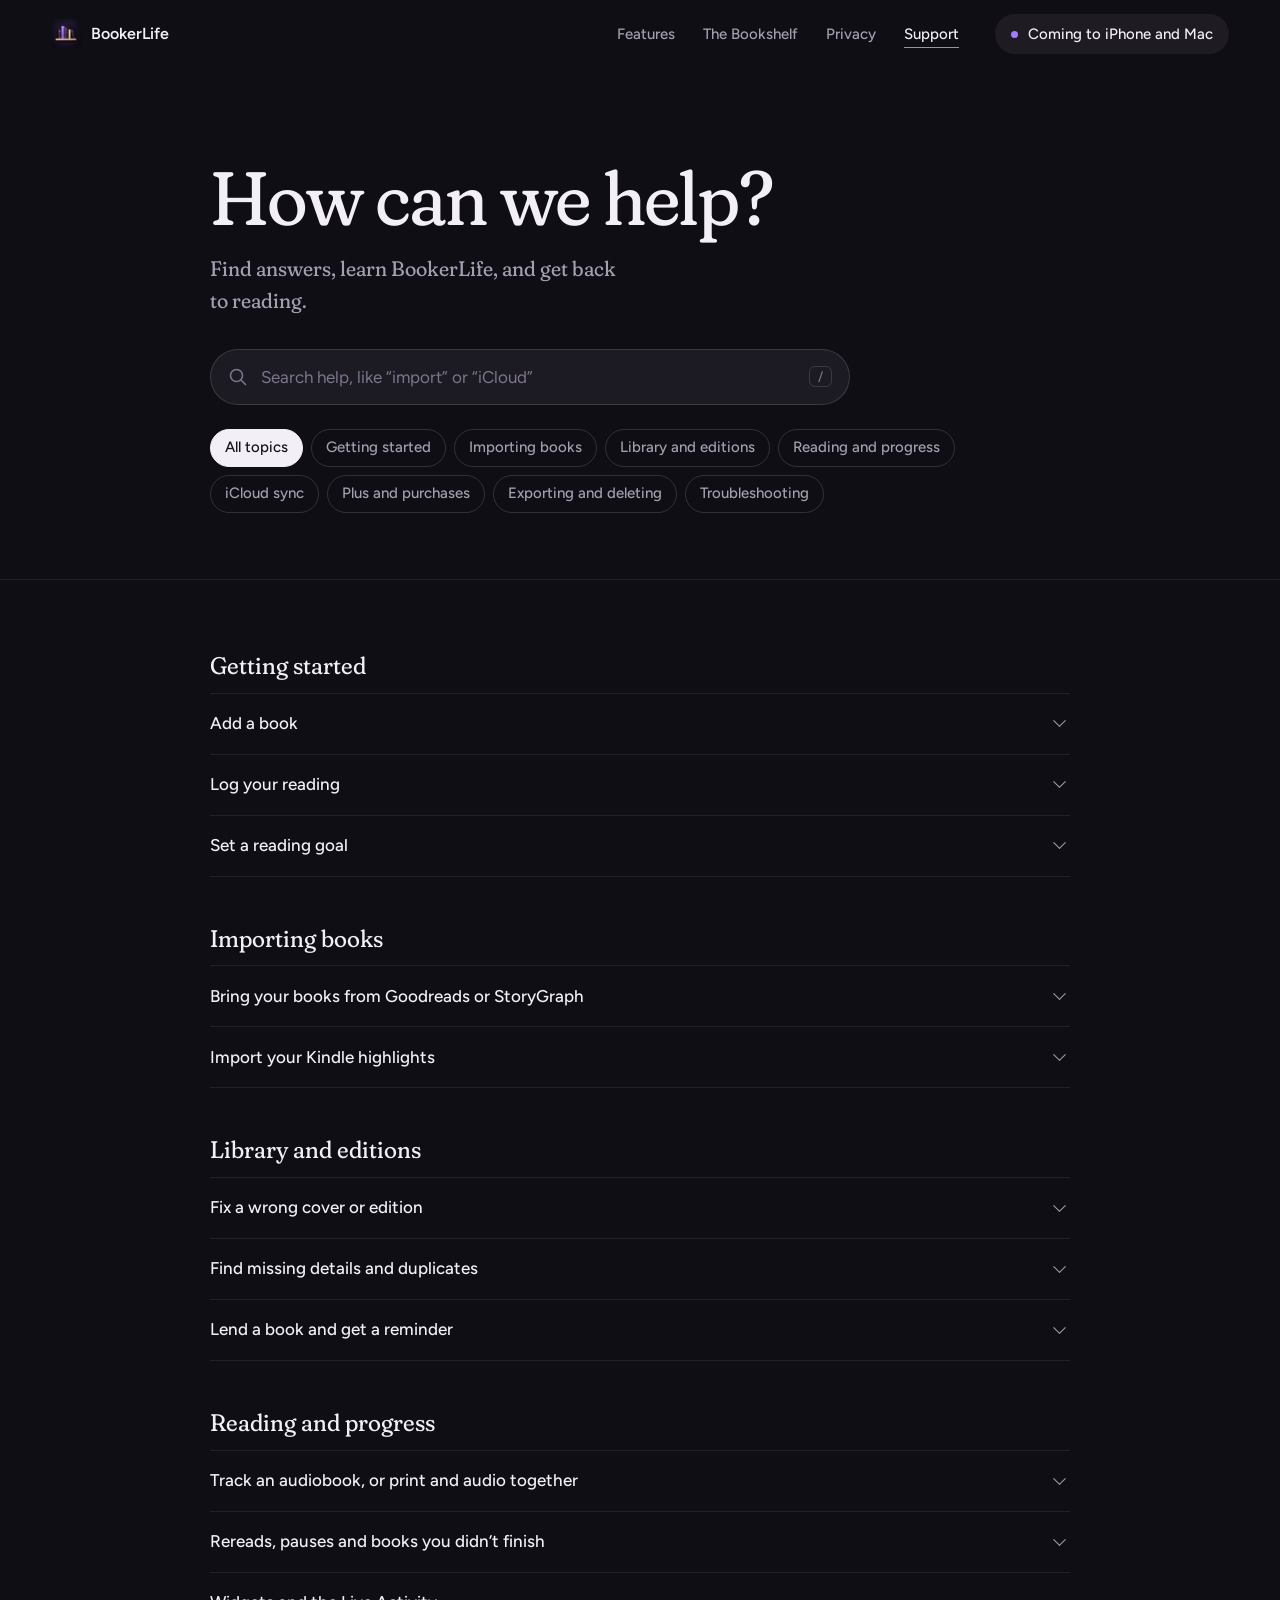
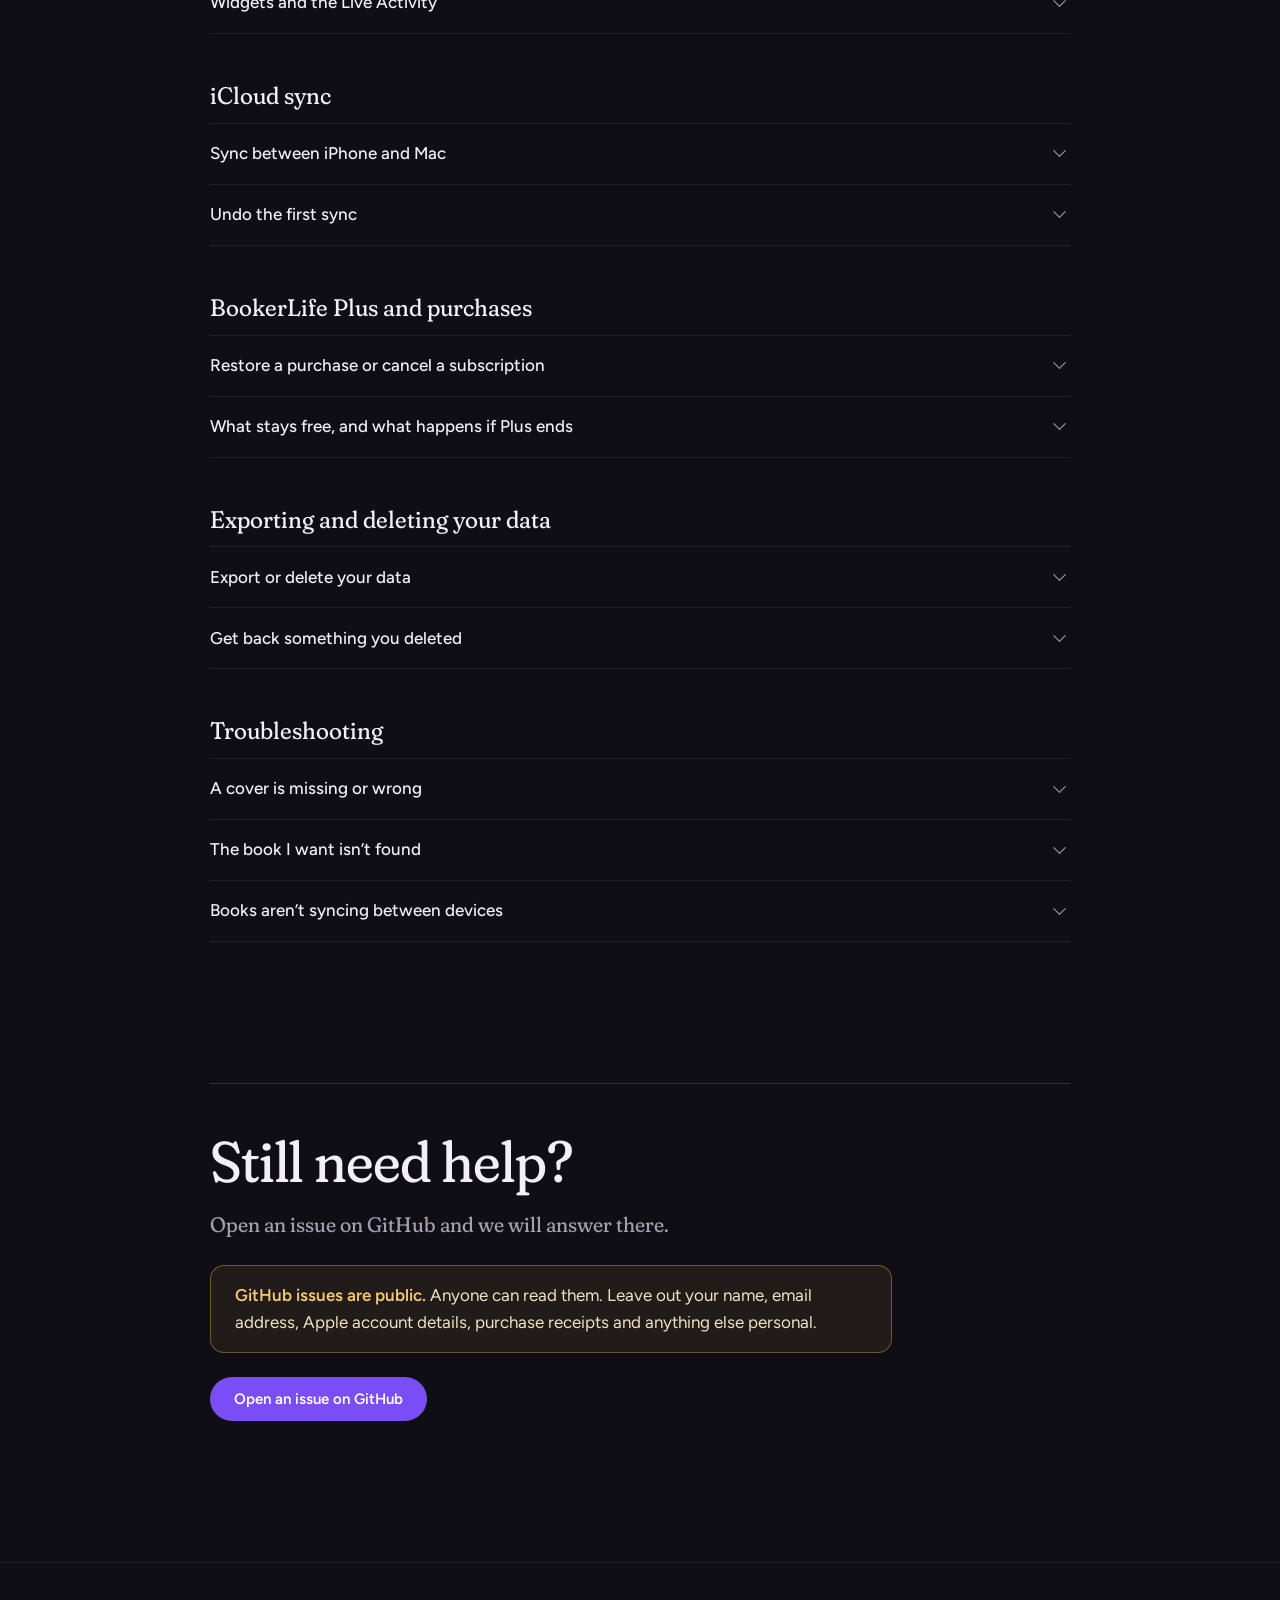
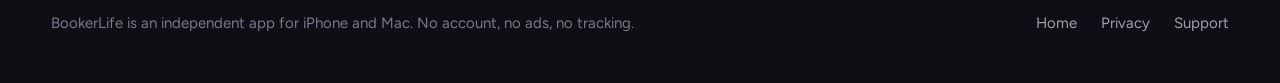
<file: support.html>
<!doctype html>
<html lang="en" class="no-js">
<head>
<meta charset="utf-8">
<meta name="viewport" content="width=device-width, initial-scale=1, viewport-fit=cover">
<title>Support · BookerLife</title>
<meta name="description" content="Help with BookerLife: adding and importing books, editions, reading progress, iCloud sync, BookerLife Plus, exporting and deleting your data.">
<meta name="theme-color" content="#100E15">
<link rel="canonical" href="https://zenkiux.github.io/bookerlife-site/support.html">
<meta property="og:type" content="website">
<meta property="og:site_name" content="BookerLife">
<meta property="og:title" content="BookerLife Support">
<meta property="og:description" content="Find answers, learn BookerLife, and get back to reading.">
<meta property="og:url" content="https://zenkiux.github.io/bookerlife-site/support.html">
<meta property="og:image" content="https://zenkiux.github.io/bookerlife-site/assets/img/og.jpg">
<meta name="twitter:card" content="summary_large_image">
<link rel="icon" href="assets/img/favicon-64.png" type="image/png">
<link rel="apple-touch-icon" href="assets/img/apple-touch-icon.png">
<link rel="manifest" href="site.webmanifest">
<link rel="stylesheet" href="assets/css/site.css">
<link rel="stylesheet" href="assets/css/support.css">
<script>document.documentElement.className = "js";</script>
<script src="assets/js/site.js" defer></script>
<script src="assets/js/support.js" defer></script>
</head>
<body>
<a class="skip" href="#main">Skip to content</a>

<header class="nav" data-nav>
  <div class="wrap nav-in">
    <a class="brand" href="./" aria-label="BookerLife home"><img src="assets/img/icon-160.png" alt="" width="30" height="30">BookerLife</a>
    <button class="menu-btn" type="button" aria-expanded="false" aria-controls="nav-links" data-menu><span></span><span></span><span class="sr-only">Menu</span></button>
    <ul class="nav-links" id="nav-links" role="list">
      <li><a href="./#reading">Features</a></li>
      <li><a href="./#shelf">The Bookshelf</a></li>
      <li><a href="privacy.html">Privacy</a></li>
      <li><a href="support.html" aria-current="page">Support</a></li>
      <li class="status-item"><span class="status">Coming to iPhone and Mac</span></li>
    </ul>
    <span class="status">Coming to iPhone and Mac</span>
  </div>
</header>

<main id="main">
  <header class="doc-head kb-head">
    <div class="wrap">
      <h1 class="display">How can we help?</h1>
      <p class="lede">Find answers, learn BookerLife, and get back to reading.</p>
      <form class="kb-search" role="search" data-search hidden onsubmit="return false">
        <label class="sr-only" for="q">Search help articles</label>
        <svg aria-hidden="true" viewBox="0 0 20 20" width="20" height="20"><circle cx="8.5" cy="8.5" r="6" fill="none" stroke="currentColor" stroke-width="1.6"/><path d="m13 13 4.5 4.5" stroke="currentColor" stroke-width="1.6" stroke-linecap="round"/></svg>
        <input id="q" type="search" placeholder="Search help, like “import” or “iCloud”" autocomplete="off" spellcheck="false" aria-describedby="kb-count">
        <kbd aria-hidden="true">/</kbd>
      </form>
      <div class="kb-filters" role="group" aria-label="Filter by topic" data-filters hidden>
        <button type="button" aria-pressed="true" data-cat="">All topics</button>
        <button type="button" aria-pressed="false" data-cat="getting-started">Getting started</button>
        <button type="button" aria-pressed="false" data-cat="importing">Importing books</button>
        <button type="button" aria-pressed="false" data-cat="library">Library and editions</button>
        <button type="button" aria-pressed="false" data-cat="reading">Reading and progress</button>
        <button type="button" aria-pressed="false" data-cat="icloud">iCloud sync</button>
        <button type="button" aria-pressed="false" data-cat="plus">Plus and purchases</button>
        <button type="button" aria-pressed="false" data-cat="data">Exporting and deleting</button>
        <button type="button" aria-pressed="false" data-cat="troubleshooting">Troubleshooting</button>
      </div>
      <p class="kb-count caption" id="kb-count" aria-live="polite" data-count></p>
    </div>
  </header>

  <div class="wrap kb">

    <section class="kb-cat" id="getting-started" data-cat="getting-started" aria-labelledby="c-start">
      <h2 class="kb-cat-title" id="c-start">Getting started</h2>
      <details class="article" id="add-a-book" data-keywords="add search scan barcode isbn manual hand cover photo discover new book">
        <summary><span>Add a book</span></summary>
        <div class="answer">
          <p>Open <kbd>Discover</kbd> and search by title, author or ISBN. Under <kbd>Quick add</kbd>, <kbd>Scan barcode</kbd> reads a book’s barcode with the camera, and <kbd>Add by hand</kbd> lets you enter a book yourself, with a photo of its cover.</p>
          <p>Book details come from Open Library. Barcode scanning happens on your device.</p>
          <div class="article-foot"><p class="related">Related: <a href="#not-found">The book I want isn’t found</a></p><button type="button" class="copy" data-copy>Copy link</button></div>
        </div>
      </details>
      <details class="article" id="log-progress" data-keywords="log pages percent progress timer session continue reading today update">
        <summary><span>Log your reading</span></summary>
        <div class="answer">
          <p>On <kbd>Today</kbd>, tap <kbd>Log</kbd> next to the book you are reading to record the page you reached or a percentage. Tap <kbd>Continue reading</kbd> to start a reading session with a timer instead; when you stop, the session is saved with the pages you read.</p>
          <p>Every action can be undone.</p>
          <div class="article-foot"><p class="related">Related: <a href="#widgets">Widgets and the Live Activity</a></p><button type="button" class="copy" data-copy>Copy link</button></div>
        </div>
      </details>
      <details class="article" id="set-goal" data-keywords="goal yearly monthly target books pages minutes challenge streak pace">
        <summary><span>Set a reading goal</span></summary>
        <div class="answer">
          <p>Open <kbd>Settings</kbd> → <kbd>Yearly goal</kbd> under <kbd>Reading</kbd>. A goal can count books, pages or minutes, for the year or for a month, and shows your pace and a forecast.</p>
          <p>Streaks and badges are opt-in. Challenges only count up; nothing is ever taken away for missing a day.</p>
          <div class="article-foot"><button type="button" class="copy" data-copy>Copy link</button></div>
        </div>
      </details>
    </section>

    <section class="kb-cat" id="importing" data-cat="importing" aria-labelledby="c-import">
      <h2 class="kb-cat-title" id="c-import">Importing books</h2>
      <details class="article" id="import-goodreads" data-keywords="goodreads storygraph csv import export move switch bring history">
        <summary><span>Bring your books from Goodreads or StoryGraph</span></summary>
        <div class="answer">
          <p>Export a CSV from Goodreads (My Books → Import and export) or StoryGraph (Manage account → Export). In BookerLife, open <kbd>Settings</kbd> → <kbd>Import from Goodreads or StoryGraph</kbd>, pick the file, check the preview, then import. Covers are filled in on their own afterwards.</p>
          <div class="article-foot"><p class="related">Related: <a href="#cover-missing">A cover is missing or wrong</a></p><button type="button" class="copy" data-copy>Copy link</button></div>
        </div>
      </details>
      <details class="article" id="import-kindle" data-keywords="kindle highlights clippings my clippings notebook readwise csv quotes import">
        <summary><span>Import your Kindle highlights</span></summary>
        <div class="answer">
          <p>Open <kbd>Settings</kbd> → <kbd>Import from Goodreads or StoryGraph</kbd>, then use <kbd>Choose a File…</kbd> on the <kbd>Highlights from Kindle</kbd> card. BookerLife reads a Kindle <em>My Clippings.txt</em> file, a Kindle notebook export (HTML) or a highlights CSV. You see a preview first, highlights already in your journal are skipped, and each import can be undone.</p>
          <div class="article-foot"><button type="button" class="copy" data-copy>Copy link</button></div>
        </div>
      </details>
    </section>

    <section class="kb-cat" id="library" data-cat="library" aria-labelledby="c-library">
      <h2 class="kb-cat-title" id="c-library">Library and editions</h2>
      <details class="article" id="fix-edition" data-keywords="wrong cover edition title author page count change details correct fix">
        <summary><span>Fix a wrong cover or edition</span></summary>
        <div class="answer">
          <p>Open the book, choose the <kbd>Details</kbd> tab, then tap <kbd>Edition</kbd> to pick another edition or correct the title, author and page count. Library Health, under Library, lists books with missing details and possible duplicates.</p>
          <div class="article-foot"><p class="related">Related: <a href="#library-health">Find missing details and duplicates</a></p><button type="button" class="copy" data-copy>Copy link</button></div>
        </div>
      </details>
      <details class="article" id="library-health" data-keywords="library health duplicates missing details tidy clean up merge">
        <summary><span>Find missing details and duplicates</span></summary>
        <div class="answer">
          <p>Library Health, under <kbd>Library</kbd>, finds books with missing details and possible duplicates. You decide every fix, and every change can be undone.</p>
          <div class="article-foot"><button type="button" class="copy" data-copy>Copy link</button></div>
        </div>
      </details>
      <details class="article" id="lend-a-book" data-keywords="lend loan borrow friend due date reminder copy my copy">
        <summary><span>Lend a book and get a reminder</span></summary>
        <div class="answer">
          <p>Open the book and choose <kbd>My copy</kbd>, then <kbd>Lend</kbd>. Add who has it and, if you like, when it is due back; turn on <kbd>Remind me on the due date</kbd> for a reminder. The book keeps a history of its loans.</p>
          <div class="article-foot"><button type="button" class="copy" data-copy>Copy link</button></div>
        </div>
      </details>
    </section>

    <section class="kb-cat" id="reading" data-cat="reading" aria-labelledby="c-reading">
      <h2 class="kb-cat-title" id="c-reading">Reading and progress</h2>
      <details class="article" id="audio-and-print" data-keywords="audiobook audio listening print mixed format both minutes speed">
        <summary><span>Track an audiobook, or print and audio together</span></summary>
        <div class="answer">
          <p>One reading can mix print and audio, each with its own length. Pages come only from print sessions and listening time only from audio sessions, and the book is counted once in your stats. Listening-speed options show the time left at your speed.</p>
          <div class="article-foot"><button type="button" class="copy" data-copy>Copy link</button></div>
        </div>
      </details>
      <details class="article" id="rereads" data-keywords="reread again second time pause did not finish dnf rating stars">
        <summary><span>Rereads, pauses and books you didn’t finish</span></summary>
        <div class="answer">
          <p>Each time you read a book is kept as its own reading, with its own dates, rating and review. You can also pause a book or mark it as did-not-finish with a reason. Ratings go in quarter stars.</p>
          <div class="article-foot"><button type="button" class="copy" data-copy>Copy link</button></div>
        </div>
      </details>
      <details class="article" id="widgets" data-keywords="widget home screen lock screen live activity timer stop 10 pages">
        <summary><span>Widgets and the Live Activity</span></summary>
        <div class="answer">
          <p>On iPhone, the <kbd>Reading Now</kbd> widget shows your current book and can add ten pages with a tap. While a reading session runs, a Live Activity shows the timer on the Lock Screen, with a Stop button. Add widgets the usual way: touch and hold the Home Screen, tap <kbd>Edit</kbd>, then <kbd>Add Widget</kbd>, and choose BookerLife.</p>
          <p>The Reading Goal widget is part of BookerLife Plus.</p>
          <div class="article-foot"><button type="button" class="copy" data-copy>Copy link</button></div>
        </div>
      </details>
    </section>

    <section class="kb-cat" id="icloud" data-cat="icloud" aria-labelledby="c-icloud">
      <h2 class="kb-cat-title" id="c-icloud">iCloud sync</h2>
      <details class="article" id="sync" data-keywords="icloud sync iphone mac devices apple account turn on">
        <summary><span>Sync between iPhone and Mac</span></summary>
        <div class="answer">
          <p>Sign in to the same Apple account with iCloud on, on each device, then turn on <kbd>Settings</kbd> → <kbd>iCloud Sync</kbd> in BookerLife on each one. The first sync shows a review list before anything is merged, and it can be undone for 30 days.</p>
          <div class="article-foot"><p class="related">Related: <a href="#undo-first-sync">Undo the first sync</a>, <a href="#sync-trouble">Books aren’t syncing</a></p><button type="button" class="copy" data-copy>Copy link</button></div>
        </div>
      </details>
      <details class="article" id="undo-first-sync" data-keywords="undo first sync revert merge icloud mistake 30 days">
        <summary><span>Undo the first sync</span></summary>
        <div class="answer">
          <p>Open <kbd>Settings</kbd> → <kbd>iCloud Sync</kbd> and choose <kbd>Undo First Sync…</kbd>, available for 30 days after the first sync. This device goes back to the library it had before the first sync, and iCloud sync turns off. What is in iCloud stays as it is.</p>
          <div class="article-foot"><button type="button" class="copy" data-copy>Copy link</button></div>
        </div>
      </details>
    </section>

    <section class="kb-cat" id="plus" data-cat="plus" aria-labelledby="c-plus">
      <h2 class="kb-cat-title" id="c-plus">BookerLife Plus and purchases</h2>
      <details class="article" id="restore-purchase" data-keywords="restore purchase plus subscription cancel refund apple account bought">
        <summary><span>Restore a purchase or cancel a subscription</span></summary>
        <div class="answer">
          <p>Open <kbd>Settings</kbd> → <kbd>BookerLife Plus</kbd> and tap <kbd>Restore</kbd> while signed in to the Apple account you bought with. To cancel a subscription, use your Apple account’s subscription settings.</p>
          <div class="article-foot"><button type="button" class="copy" data-copy>Copy link</button></div>
        </div>
      </details>
      <details class="article" id="what-stays-free" data-keywords="free plus difference what do i get downgrade lose data keep">
        <summary><span>What stays free, and what happens if Plus ends</span></summary>
        <div class="answer">
          <p>Books, search, scanning, import and export, backups, iCloud sync, reading sessions, every Insights chart, goals, the journal and one shelf are free. Plus adds more shelves and looks, smart collections, reading plans, unlimited quote scans and challenges, more ambient sounds and the full Wrapped pack.</p>
          <p>If Plus ends, nothing you made is deleted.</p>
          <div class="article-foot"><button type="button" class="copy" data-copy>Copy link</button></div>
        </div>
      </details>
    </section>

    <section class="kb-cat" id="data" data-cat="data" aria-labelledby="c-data">
      <h2 class="kb-cat-title" id="c-data">Exporting and deleting your data</h2>
      <details class="article" id="export-delete" data-keywords="export json csv goodreads backup delete all data remove erase">
        <summary><span>Export or delete your data</span></summary>
        <div class="answer">
          <p>In <kbd>Settings</kbd>, <kbd>Export everything</kbd> saves your whole library as JSON, and <kbd>Export as Goodreads CSV</kbd> saves a spreadsheet other apps can import. <kbd>Settings</kbd> → <kbd>Delete All Data</kbd> removes it from the device and your iCloud; you type DELETE to confirm. Export first if you want a copy.</p>
          <div class="article-foot"><p class="related">Related: <a href="privacy.html#deleting-your-data">Privacy Policy: deleting your data</a></p><button type="button" class="copy" data-copy>Copy link</button></div>
        </div>
      </details>
      <details class="article" id="recover-deleted" data-keywords="recover restore deleted trash recently deleted snapshot backup undo mistake">
        <summary><span>Get back something you deleted</span></summary>
        <div class="answer">
          <p>Deleted books stay in <kbd>Settings</kbd> → <kbd>Recently Deleted</kbd> for 30 days, where you can restore them. BookerLife also keeps daily snapshots on your device; pick one under <kbd>Restore a snapshot</kbd> in Settings to take your library back to it.</p>
          <div class="article-foot"><button type="button" class="copy" data-copy>Copy link</button></div>
        </div>
      </details>
    </section>

    <section class="kb-cat" id="troubleshooting" data-cat="troubleshooting" aria-labelledby="c-trouble">
      <h2 class="kb-cat-title" id="c-trouble">Troubleshooting</h2>
      <details class="article" id="cover-missing" data-keywords="cover missing blank wrong image picture not showing">
        <summary><span>A cover is missing or wrong</span></summary>
        <div class="answer">
          <p>Covers are looked up on their own and can take a little while after an import, especially for a large library. If a book still has no cover or the wrong one, pick another edition.</p>
          <div class="article-foot"><p class="related">Related: <a href="#fix-edition">Fix a wrong cover or edition</a></p><button type="button" class="copy" data-copy>Copy link</button></div>
        </div>
      </details>
      <details class="article" id="not-found" data-keywords="not found search no results missing book can't find">
        <summary><span>The book I want isn’t found</span></summary>
        <div class="answer">
          <p>Try the ISBN from the back of the book, or scan its barcode. If it still isn’t found, use <kbd>Add by hand</kbd> in Discover and add a photo of the cover.</p>
          <div class="article-foot"><p class="related">Related: <a href="#add-a-book">Add a book</a></p><button type="button" class="copy" data-copy>Copy link</button></div>
        </div>
      </details>
      <details class="article" id="sync-trouble" data-keywords="sync not working icloud missing books other device not syncing">
        <summary><span>Books aren’t syncing between devices</span></summary>
        <div class="answer">
          <p>Check that each device is signed in to the same Apple account with iCloud on, and that <kbd>Settings</kbd> → <kbd>iCloud Sync</kbd> is turned on in BookerLife on each one. Sync starts the next time you open BookerLife, so close and reopen the app after turning it on.</p>
          <div class="article-foot"><p class="related">Related: <a href="#sync">Sync between iPhone and Mac</a></p><button type="button" class="copy" data-copy>Copy link</button></div>
        </div>
      </details>
    </section>

    <div class="kb-empty" data-empty hidden>
      <h2 class="h3">No answers match “<span data-empty-q></span>”.</h2>
      <p class="body">Try a shorter word such as “import”, “cover” or “sync”, or <button type="button" class="link-btn" data-clear>show all topics</button>. If your question isn’t covered, ask us below.</p>
    </div>

    <section class="kb-contact" id="contact" aria-labelledby="contact-title">
      <h2 class="h2" id="contact-title">Still need help?</h2>
      <p class="lede">Open an issue on GitHub and we will answer there.</p>
      <div class="warning" role="note">
        <b>GitHub issues are public.</b> Anyone can read them. Leave out your name, email address, Apple account details, purchase receipts and anything else personal.
      </div>
      <p class="contact-actions"><a class="btn btn-primary" href="https://github.com/Zenkiux/bookerlife-site/issues" rel="noopener">Open an issue on GitHub<span class="sr-only"> (external site)</span></a></p>
    </section>
  </div>
</main>

<footer class="foot">
  <div class="wrap foot-in">
    <p>BookerLife is an independent app for iPhone and Mac. No account, no ads, no tracking.</p>
    <nav aria-label="Footer"><ul role="list"><li><a href="./">Home</a></li><li><a href="privacy.html">Privacy</a></li><li><a href="support.html" aria-current="page">Support</a></li></ul></nav>
  </div>
</footer>
</body>
</html>
</file>
<file: assets/css/site.css>
/* BookerLife site. Direction A, "Midnight Library": the app's soft black,
   Fraunces Soft titles over Figtree, real covers and real screenshots, one
   violet accent. Values mirror app/lib/theme/tokens.dart and
   features/shelf/shelf_theme.dart so the site and the app look like one product.
   Breakpoints: 600px (phone → small tablet), 900px (two columns), 1200px (wide). */

@font-face { font-family: "Fraunces"; src: url(../fonts/Fraunces-Regular.ttf) format("truetype"); font-weight: 400; font-display: swap; }
@font-face { font-family: "Fraunces"; src: url(../fonts/Fraunces-Medium.ttf) format("truetype"); font-weight: 500; font-display: swap; }
@font-face { font-family: "Fraunces"; src: url(../fonts/Fraunces-Italic.ttf) format("truetype"); font-style: italic; font-weight: 400; font-display: swap; }
@font-face { font-family: "Figtree"; src: url(../fonts/Figtree-Regular.ttf) format("truetype"); font-weight: 400; font-display: swap; }
@font-face { font-family: "Figtree"; src: url(../fonts/Figtree-Medium.ttf) format("truetype"); font-weight: 500; font-display: swap; }
@font-face { font-family: "Figtree"; src: url(../fonts/Figtree-SemiBold.ttf) format("truetype"); font-weight: 600; font-display: swap; }

:root {
  /* Colour */
  --bg: #100E15;
  --bg-raised: #15131B;
  --surface: #1C1A22;
  --surface-2: #232029;
  --fill: rgba(255, 255, 255, .06);
  --fill-hover: rgba(255, 255, 255, .10);
  --line: rgba(255, 255, 255, .08);
  --line-strong: rgba(255, 255, 255, .14);
  --text: #F2EFF7;
  --muted: #A49EB1;
  --faint: #7D768C;
  --violet: #A47BFF;
  --violet-soft: rgba(164, 123, 255, .16);
  --action: #7B4EF5;
  --action-hover: #8A62F7;
  --on-action: #FFFFFF;
  --paper: #F2EFF7;
  --ink: #16131C;
  --finished: #7FD99A;
  --star: #F2C46B;

  /* Type */
  --serif: "Fraunces", "Iowan Old Style", Georgia, serif;
  --sans: "Figtree", -apple-system, BlinkMacSystemFont, "Segoe UI", system-ui, sans-serif;
  --t-display: clamp(2.5rem, 1.6rem + 3.9vw, 4.75rem);
  --t-h2: clamp(2.125rem, 1.5rem + 2.6vw, 3.75rem);
  --t-h3: clamp(1.375rem, 1.2rem + .6vw, 1.75rem);
  --t-lede: clamp(1.1875rem, 1.1rem + .35vw, 1.3125rem);
  --t-body: 1.0625rem;
  --t-small: .9375rem;
  --t-micro: .8125rem;

  /* Space (4pt grid, as in the app) */
  --s1: 4px; --s2: 8px; --s3: 12px; --s4: 16px; --s5: 24px; --s6: 32px; --s7: 48px; --s8: 72px; --s9: 120px;
  --gutter: clamp(20px, 4vw, 56px);
  --wrap: 1240px;
  --measure: 38ch;
  --section: clamp(88px, 11vw, 160px);

  /* Shape */
  --r-xs: 3px; --r-s: 8px; --r-m: 14px; --r-l: 22px; --r-pill: 999px;
  --sh-cover: 0 1px 1px rgba(0,0,0,.35), 0 10px 22px -10px rgba(0,0,0,.65);
  --sh-float: 0 24px 48px -24px rgba(0,0,0,.85);
  --sh-phone: 0 0 0 1px rgba(255,255,255,.08), 0 40px 80px -30px rgba(0,0,0,.9);

  /* Motion: the app's "precise" curve (Cubic(0.2, 0, 0, 1)) for UI, and a
     long critically damped settle (≈ power3.out) for entrances. No overshoot. */
  --ease: cubic-bezier(.2, 0, 0, 1);
  --ease-settle: cubic-bezier(.16, 1, .3, 1);
  --ease-exit: cubic-bezier(.4, 0, 1, 1);
  --d-fast: 160ms;
  --d-ui: 240ms;
  --d-move: 520ms;
  --d-enter: 900ms;

  /* Focus */
  --focus: 0 0 0 2px var(--bg), 0 0 0 4px var(--violet);

  color-scheme: dark;
}

@media (prefers-contrast: more) {
  :root { --muted: #CFC9DA; --faint: #B3ACC0; --line: rgba(255,255,255,.22); --line-strong: rgba(255,255,255,.34); --fill: rgba(255,255,255,.12); }
}

*, *::before, *::after { box-sizing: border-box; }
html { -webkit-text-size-adjust: 100%; text-size-adjust: 100%; scroll-padding-top: 88px; }
@media (prefers-reduced-motion: no-preference) { html { scroll-behavior: smooth; } }
body {
  margin: 0; background: var(--bg); color: var(--text);
  font: 400 var(--t-body)/1.6 var(--sans);
  -webkit-font-smoothing: antialiased; -moz-osx-font-smoothing: grayscale; text-rendering: optimizeLegibility;
}
img { display: block; max-width: 100%; height: auto; }
h1, h2, h3, h4, p, ul, ol, dl, dd, figure, blockquote { margin: 0; }
ul[role="list"], ol[role="list"] { list-style: none; padding: 0; }
a { color: inherit; }
button { font: inherit; color: inherit; }
:focus-visible { outline: none; box-shadow: var(--focus); border-radius: var(--r-s); }
::selection { background: var(--violet-soft); color: var(--text); }

.skip { position: absolute; left: var(--s4); top: -100px; z-index: 100; padding: var(--s3) var(--s4); background: var(--paper); color: var(--ink); border-radius: var(--r-s); font-weight: 600; text-decoration: none; }
.skip:focus { top: var(--s4); }
.sr-only { position: absolute; width: 1px; height: 1px; padding: 0; margin: -1px; overflow: hidden; clip: rect(0 0 0 0); white-space: nowrap; border: 0; }

.wrap { width: 100%; max-width: calc(var(--wrap) + var(--gutter) * 2); margin-inline: auto; padding-inline: var(--gutter); }

/* Type */
.display, .h2, .h3 { font-family: var(--serif); font-weight: 400; text-wrap: balance; font-variation-settings: "SOFT" 100; }
.display { font-size: var(--t-display); line-height: 1.02; letter-spacing: -.022em; }
.h2 { font-size: var(--t-h2); line-height: 1.05; letter-spacing: -.02em; }
.h3 { font-size: var(--t-h3); line-height: 1.2; letter-spacing: -.01em; }
.display em, .h2 em { font-style: italic; color: var(--muted); }
.lede { font: 400 var(--t-lede)/1.55 var(--serif); color: var(--muted); max-width: var(--measure); text-wrap: pretty; }
.body { color: var(--muted); max-width: 52ch; text-wrap: pretty; }
.small { font-size: var(--t-small); }
.caption { font: 400 var(--t-micro)/1.45 var(--sans); color: var(--faint); }

/* Links that read as text get a moving underline. */
.link { color: var(--text); text-decoration: none; background: linear-gradient(currentColor, currentColor) 0 100% / 100% 1px no-repeat; padding-bottom: 2px; transition: background-size var(--d-ui) var(--ease), color var(--d-fast) var(--ease); }
.link:hover { color: var(--violet); }
@media (hover: hover) { .link { background-size: 0 1px; background-position: 100% 100%; } .link:hover { background-size: 100% 1px; background-position: 0 100%; } }
.link-ext::after { content: "↗"; display: inline-block; margin-left: .2em; font-size: .85em; color: var(--faint); }

/* Buttons and pills */
.btn { display: inline-flex; align-items: center; gap: var(--s2); min-height: 44px; padding: 0 var(--s5); border: 0; border-radius: var(--r-pill);
  font: 600 var(--t-small)/1 var(--sans); text-decoration: none; cursor: pointer;
  transition: background-color var(--d-fast) var(--ease), transform var(--d-fast) var(--ease), color var(--d-fast) var(--ease); }
.btn:active { transform: scale(.97); }
.btn-primary { background: var(--action); color: var(--on-action); }
.btn-primary:hover { background: var(--action-hover); }
.btn-quiet { background: var(--fill); color: var(--text); }
.btn-quiet:hover { background: var(--fill-hover); }
.status { display: inline-flex; align-items: center; gap: 10px; min-height: 40px; padding: 0 16px; border-radius: var(--r-pill);
  background: var(--fill); color: var(--text); font: 500 var(--t-small)/1 var(--sans); white-space: nowrap; }
.status::before { content: ""; width: 7px; height: 7px; border-radius: 50%; background: var(--violet); flex: none; }

/* Segmented control (looks, sorts, states, tabs) */
.seg { display: inline-flex; flex-wrap: wrap; gap: 4px; padding: 4px; border-radius: var(--r-pill); background: var(--fill); }
.seg button { position: relative; white-space: nowrap; min-height: 36px; padding: 0 14px; border: 0; border-radius: var(--r-pill); background: transparent; color: var(--muted);
  font: 500 var(--t-small)/1 var(--sans); cursor: pointer; transition: background-color var(--d-ui) var(--ease), color var(--d-ui) var(--ease); }
.seg button:hover { color: var(--text); }
.seg button[aria-pressed="true"], .seg button[aria-selected="true"] { background: var(--paper); color: var(--ink); }
.seg .plus { display: inline-block; width: 9px; height: 9px; margin-left: 6px; vertical-align: 1px; background: var(--violet);
  -webkit-mask: url("data:image/svg+xml,%3Csvg xmlns='http://www.w3.org/2000/svg' viewBox='0 0 10 10'%3E%3Cpath d='M5 0C5.4 3 7 4.6 10 5 7 5.4 5.4 7 5 10 4.6 7 3 5.4 0 5 3 4.6 4.6 3 5 0Z'/%3E%3C/svg%3E") center / contain no-repeat;
          mask: url("data:image/svg+xml,%3Csvg xmlns='http://www.w3.org/2000/svg' viewBox='0 0 10 10'%3E%3Cpath d='M5 0C5.4 3 7 4.6 10 5 7 5.4 5.4 7 5 10 4.6 7 3 5.4 0 5 3 4.6 4.6 3 5 0Z'/%3E%3C/svg%3E") center / contain no-repeat; }
.seg button[aria-pressed="true"] .plus { background: var(--action); }
.control-label { font: 500 var(--t-micro)/1 var(--sans); color: var(--faint); margin-bottom: var(--s2); display: block; }

/* Navigation */
.nav { position: sticky; top: 0; z-index: 50; background: rgba(16, 14, 21, 0); border-bottom: 1px solid transparent;
  transition: background-color var(--d-ui) var(--ease), border-color var(--d-ui) var(--ease); }
.nav.is-scrolled { background: rgba(16, 14, 21, .96); border-bottom-color: var(--line); }
.nav.is-open { background: var(--bg); border-bottom-color: var(--line); }
.nav-in { display: flex; align-items: center; gap: var(--s5); min-height: 68px; }
.brand { display: inline-flex; align-items: center; gap: 10px; margin-right: auto; color: var(--text); text-decoration: none; font: 600 1rem/1 var(--sans); }
.brand img { width: 30px; height: 30px; border-radius: 7px; }
.nav-links { display: flex; align-items: center; gap: var(--s1); list-style: none; margin: 0; padding: 0; }
.nav-links a { position: relative; display: inline-flex; align-items: center; min-height: 40px; padding: 0 12px; color: var(--muted); text-decoration: none; font: 500 var(--t-small)/1 var(--sans); border-radius: var(--r-pill); transition: color var(--d-fast) var(--ease); }
.nav-links a:hover, .nav-links a[aria-current] { color: var(--text); }
.nav-links a::after { content: ""; position: absolute; left: 12px; right: 12px; bottom: 6px; height: 1px; background: var(--violet); transform: scaleX(0); transform-origin: left; transition: transform var(--d-ui) var(--ease); }
.nav-links a[aria-current]::after { transform: scaleX(1); }
.menu-btn { position: relative; display: none; width: 44px; height: 44px; border: 0; border-radius: var(--r-pill); background: var(--fill); cursor: pointer; }
.menu-btn span:not(.sr-only) { position: absolute; left: 13px; width: 18px; height: 1.5px; border-radius: 1px; background: var(--text); transition: transform var(--d-ui) var(--ease), top var(--d-ui) var(--ease); }
.menu-btn span:nth-child(1) { top: 18.5px; }
.menu-btn span:nth-child(2) { top: 24px; }
.nav.is-open .menu-btn span:nth-child(1) { top: 21.25px; transform: rotate(45deg); }
.nav.is-open .menu-btn span:nth-child(2) { top: 21.25px; transform: rotate(-45deg); }
@media (max-width: 899px) {
  .js .menu-btn { display: block; }
  .js .nav-links { position: absolute; left: 0; right: 0; top: 100%; flex-direction: column; align-items: stretch; gap: 0;
    padding: var(--s2) var(--gutter) var(--s5); background: var(--bg); box-shadow: 0 24px 40px -12px rgba(0,0,0,.7); border-bottom: 1px solid var(--line);
    opacity: 0; transform: translateY(-8px); visibility: hidden; transition: opacity var(--d-ui) var(--ease), transform var(--d-ui) var(--ease), visibility 0s linear var(--d-ui); }
  .js .nav.is-open .nav-links { opacity: 1; transform: none; visibility: visible; transition-delay: 0s; }
  .js .nav-links a { min-height: 52px; font-size: 1.0625rem; padding: 0; border-bottom: 1px solid var(--line); border-radius: 0; }
  .js .nav-links a::after { display: none; }
  .nav-in > .status { display: none; }
  .nav-links .status-item { padding-top: var(--s4); }
  .no-js .nav-in { flex-wrap: wrap; padding-block: var(--s3); }
}
@media (min-width: 900px) { .nav-links .status-item { display: none; } }

/* Sections */
.section { padding-block: var(--section); }
.section + .section { border-top: 1px solid var(--line); }
.ed { display: grid; grid-template-columns: minmax(0, 1fr); gap: var(--s7) var(--s8); align-items: center; }
@media (min-width: 900px) { .ed { grid-template-columns: minmax(0, 1fr) minmax(0, 1fr); } .ed.flip > :first-child { order: 2; } }
.ed-copy > * + * { margin-top: var(--s5); }
.section-head { max-width: 760px; }
.section-head > * + * { margin-top: var(--s5); }
.points { list-style: none; padding: 0; margin: var(--s6) 0 0; display: grid; gap: var(--s4); max-width: 46ch; }
.points li { position: relative; padding-left: 22px; color: var(--muted); }
.points li::before { content: ""; position: absolute; left: 2px; top: .62em; width: 6px; height: 6px; border-radius: 50%; background: var(--violet); }
.points strong { color: var(--text); font-weight: 500; }

/* Phone frame around real screenshots */
.phone { position: relative; width: min(300px, 74vw); padding: 9px; border-radius: 52px; background: #08070B; box-shadow: var(--sh-phone); flex: none; }
.phone img { width: 100%; border-radius: 43px; aspect-ratio: 640 / 1391; object-fit: cover; background: var(--surface); }
.figure-note { margin-top: var(--s4); text-align: center; }

/* ——— Shelf: boards, wall and light from shelf_theme.dart ——— */
.shelf { --cm: 6.4px;
  --wood-front: #B5A58C; --wood-top: #D3C6AE; --wood-under: #4F4436; --wood-edge: transparent;
  --wall: #15111C; --wall-lit: #1C1725; --light: 244, 246, 255; --light-a: .05; --drop: rgba(0, 0, 0, .55);
  position: relative; }
.shelf[data-look="nocturne"] { --wood-front: #1C1822; --wood-top: #2A2432; --wood-under: #09070C; --wood-edge: rgba(164,123,255,.4); --wall: #1B1328; --wall-lit: #241A35; --light: 164, 123, 255; --light-a: .09; }
.shelf[data-look="atelier"] { --wood-front: #E4D2AF; --wood-top: #EFE2C8; --wood-under: #9C8B6C; --wall: #E4E1E8; --wall-lit: #EDEBF0; --light: 255, 255, 255; --light-a: .0; --drop: rgba(40, 30, 60, .22); }
.shelf[data-look="reading"] { --wood-front: #4A3226; --wood-top: #5E4133; --wood-under: #22160F; --wall: #13241C; --wall-lit: #1A2F25; --light: 255, 184, 110; --light-a: .07; }
.shelf[data-look="brutalist"] { --wood-front: #6B5341; --wood-top: #826752; --wood-under: #33261D; --wall: #34333A; --wall-lit: #3E3D44; --light: 244, 246, 255; --light-a: .05; }
.shelf[data-look="vitrine"] { --wood-front: rgba(201,214,232,.38); --wood-top: rgba(221,230,245,.5); --wood-under: rgba(0,0,0,.12); --wood-edge: rgba(233,241,255,.8); --wall: #D2CABD; --wall-lit: #D8D1C4; --light: 255,255,255; --light-a: 0; --drop: rgba(60, 45, 30, .25); }
.wall { background:
  linear-gradient(180deg, rgba(var(--light), 0) 0%, rgba(var(--light), var(--light-a)) 70%, rgba(var(--light), 0) 100%),
  linear-gradient(180deg, var(--wall) 0%, var(--wall-lit) 78%, var(--wall) 100%);
  transition: background-color var(--d-move) var(--ease); }
.shelf .row { display: flex; align-items: flex-end; gap: calc(var(--cm) * .35); list-style: none; margin: 0; padding: 0 calc(var(--cm) * 4); position: relative; z-index: 1; }
.book { position: relative; flex: none; height: calc(var(--h) * var(--cm)); border-radius: 1px 2px 2px 1px;
  box-shadow: 0 1px 1px rgba(0,0,0,.35), calc(var(--cm) * -.9) calc(var(--cm) * -.2) calc(var(--cm) * 2.2) calc(var(--cm) * -.8) var(--drop);
  transform-origin: 50% 100%; transition: transform var(--d-move) var(--ease-settle), box-shadow var(--d-move) var(--ease-settle); }
.book img { height: 100%; width: auto; border-radius: inherit; background: var(--surface-2); }
.book::after { content: ""; position: absolute; inset: 0; border-radius: inherit; pointer-events: none;
  background: linear-gradient(90deg, rgba(0,0,0,.28) 0, rgba(255,255,255,.10) 2.2%, rgba(0,0,0,.06) 4.5%, transparent 9%, transparent 94%, rgba(0,0,0,.10)); }
.book.lean { transform-origin: 100% 100%; transform: rotate(-4deg); margin-left: calc(var(--cm) * 1.2); }
.board { position: relative; height: calc(var(--cm) * 3.2); margin-top: -1px;
  background:
    repeating-linear-gradient(90deg, transparent 0 37px, rgba(0,0,0,.035) 37px 38px, transparent 38px 91px, rgba(255,255,255,.04) 91px 92px),
    linear-gradient(180deg, var(--wood-top) 0 24%, var(--wood-edge) 24% 26%, var(--wood-front) 26% 93%, var(--wood-under) 93%);
  box-shadow: 0 calc(var(--cm) * 2.2) calc(var(--cm) * 3.2) calc(var(--cm) * -1.4) var(--drop);
  transition: background var(--d-move) var(--ease); }
.book-btn { display: block; height: 100%; padding: 0; border: 0; background: none; cursor: pointer; border-radius: inherit; }
.book-btn:focus-visible { box-shadow: 0 0 0 2px var(--wall), 0 0 0 4px var(--violet); }
@media (hover: hover) { .book:has(.book-btn):hover { transform: translateY(calc(var(--cm) * -.5)); } }
.book.is-picked { transform: translateY(calc(var(--cm) * -1.4)) scale(1.06); z-index: 2;
  box-shadow: 0 1px 1px rgba(0,0,0,.35), 0 calc(var(--cm) * 2.4) calc(var(--cm) * 4) calc(var(--cm) * -.8) rgba(0,0,0,.75); }

/* ——— Hero ——— */
.hero { padding-block: clamp(24px, 3.5vw, 48px) clamp(56px, 7vw, 104px); overflow: clip; }
.hero-grid { display: grid; gap: var(--s7); align-items: center; }
@media (min-width: 900px) { .hero-grid { grid-template-columns: minmax(0, 1.05fr) minmax(0, 1fr); gap: var(--s6); min-height: min(700px, calc(100svh - 150px)); } }
.hero-copy > * + * { margin-top: var(--s5); }
.hero .lede { margin-top: var(--s5); }
.facts { display: flex; flex-wrap: wrap; gap: var(--s3) var(--s5); list-style: none; padding: 0; margin-top: var(--s6) !important; color: var(--muted); font-size: var(--t-small); }
.facts li { display: inline-flex; align-items: center; gap: 10px; }
.facts li::before { content: ""; width: 6px; height: 6px; border-radius: 50%; background: var(--violet); }
.hero-actions { display: flex; flex-wrap: wrap; align-items: center; gap: var(--s3); margin-top: var(--s6) !important; }
.scene { position: relative; display: grid; place-items: end center; min-height: 600px; }
.scene .shelf { position: absolute; left: -12%; right: calc(var(--gutter) * -1 - 6vw); bottom: 112px; --cm: 6px; }
.scene .phone { position: relative; z-index: 3; }
@media (max-width: 899px) { .scene { min-height: 0; padding-top: var(--s4); } .scene .shelf { left: calc(var(--gutter) * -1); right: calc(var(--gutter) * -1); bottom: 96px; --cm: 5px; } .scene .row { justify-content: center; } }

/* ——— Signature shelf ——— */
.shelf-stage { margin-top: var(--s7); border-radius: var(--r-l); overflow: hidden; }
.shelf-stage .shelf { --cm: clamp(4.4px, .58vw, 7.4px); padding-top: var(--s7); }
.shelf-stage .row { justify-content: center; flex-wrap: nowrap; }
.shelf-stage .board + .row { margin-top: var(--s6); }
.shelf-stage .floor { height: var(--s7); }
.shelf-controls { display: flex; flex-wrap: wrap; gap: var(--s5) var(--s6); margin-top: var(--s7); align-items: flex-end; }
.shelf-controls .look-name { color: var(--muted); font-size: var(--t-small); min-height: 1.6em; }
.shelf-detail { display: grid; grid-template-columns: auto 1fr; gap: var(--s5); align-items: center; margin-top: var(--s5); padding: var(--s4) var(--s5); border-radius: var(--r-l); background: var(--surface); }
.shelf-detail:has(img) { padding: var(--s5); min-height: 168px; }
.shelf-detail > .body { grid-column: 1 / -1; }
.shelf-detail[hidden] { display: none; }
.shelf-detail img { width: 84px; height: auto; border-radius: 2px; box-shadow: var(--sh-cover); }
.shelf-detail h3 { font: 400 var(--t-h3)/1.15 var(--serif); }
.shelf-detail .by { color: var(--muted); margin-top: 2px; }
.shelf-detail dl { display: flex; flex-wrap: wrap; gap: var(--s2) var(--s5); margin-top: var(--s4); font-size: var(--t-small); }
.shelf-detail dt { color: var(--faint); }
.shelf-detail dd { color: var(--text); }
.shelf-detail dl > div { display: flex; gap: 6px; }
@media (max-width: 899px) {
  .shelf-controls .seg { flex-wrap: nowrap; max-width: calc(100vw - var(--gutter) * 2); overflow-x: auto; scrollbar-width: none; }
  .shelf-controls .seg::-webkit-scrollbar { display: none; }
  .shelf-controls > div { min-width: 0; max-width: 100%; }
  .shelf-stage { margin-inline: calc(var(--gutter) * -1); border-radius: 0; overflow-x: auto; overscroll-behavior-x: contain; scrollbar-width: none; }
  .shelf-stage::-webkit-scrollbar { display: none; }
  .shelf-stage .shelf { width: max-content; min-width: 100%; }
  .shelf-stage .row { justify-content: flex-start; }
}

/* ——— Reading demo ——— */
.demo { position: relative; padding: var(--s5); border-radius: var(--r-l); background: var(--surface); max-width: 460px; width: 100%; justify-self: center; }
.demo-label { position: absolute; top: calc(var(--s4) * -1 - 4px); right: var(--s4); padding: 4px 10px; border-radius: var(--r-pill); background: var(--bg); border: 1px solid var(--line-strong); color: var(--muted); font: 500 var(--t-micro)/1.2 var(--sans); }
.now { display: grid; grid-template-columns: 96px 1fr; gap: var(--s5); align-items: center; }
.now img { width: 96px; border-radius: 2px; box-shadow: var(--sh-cover); }
.now .state { font: 500 var(--t-small)/1.2 var(--sans); color: var(--violet); }
.now h3 { font: 400 1.5rem/1.15 var(--serif); margin-top: 4px; }
.now .by { color: var(--muted); font-size: var(--t-small); }
.meter { margin-top: var(--s4); }
.meter-top { display: flex; justify-content: space-between; font: 500 var(--t-small)/1 var(--sans); }
.meter-top span:last-child { color: var(--muted); }
.track { height: 6px; margin-top: 10px; border-radius: 6px; background: rgba(255,255,255,.08); overflow: hidden; }
.track i { display: block; height: 100%; width: 100%; border-radius: inherit; background: var(--action); transform-origin: left; transform: scaleX(var(--p, .7)); transition: transform 1.1s var(--ease-settle), background-color var(--d-ui) var(--ease); }
.demo[data-state="finish"] .track i { background: var(--finished); }
.timer { display: flex; align-items: baseline; justify-content: space-between; margin-top: var(--s5); padding-top: var(--s5); border-top: 1px solid var(--line); }
.timer b { font: 400 2.5rem/1 var(--serif); font-variant-numeric: tabular-nums; letter-spacing: -.01em; }
.timer span { color: var(--muted); font-size: var(--t-small); }
.tiles { display: grid; grid-template-columns: repeat(3, 1fr); gap: var(--s2); margin-top: var(--s5); }
.tile { padding: var(--s3) var(--s3) var(--s4); border-radius: var(--r-m); background: var(--surface-2); text-align: center; }
.tile b { display: block; font: 400 1.5rem/1.1 var(--serif); font-variant-numeric: tabular-nums; }
.tile span { color: var(--muted); font-size: var(--t-micro); }
.rating { display: flex; gap: 4px; margin-top: var(--s4); color: var(--star); font-size: 1.25rem; }
.rating .half { clip-path: inset(0 50% 0 0); }
.demo:not([data-state="finish"]) .rating span { opacity: 0; transform: scale(.6); }
.rating span:nth-child(2) { transition-delay: 60ms; } .rating span:nth-child(3) { transition-delay: 120ms; } .rating span:nth-child(4) { transition-delay: 180ms; } .rating span:nth-child(5) { transition-delay: 240ms; }
.rating span { transition: opacity var(--d-ui) var(--ease), transform var(--d-move) var(--ease-settle); }
.swap { display: grid; }
.swap > * { grid-area: 1 / 1; transition: opacity var(--d-ui) var(--ease), transform var(--d-move) var(--ease-settle); }
.swap > [aria-hidden="true"] { opacity: 0; transform: translateY(6px); pointer-events: none; }
.steps-note { margin-top: var(--s4); }

/* ——— Journal / remember ——— */
.page { position: relative; padding: clamp(28px, 4vw, 48px); border-radius: var(--r-s); background: var(--paper); color: var(--ink); box-shadow: var(--sh-float); max-width: 520px; justify-self: center; width: 100%; }
.page .folio { display: flex; justify-content: space-between; font: 500 var(--t-micro)/1 var(--sans); color: #6E6680; }
.page blockquote { margin-top: var(--s6); font: italic 400 clamp(1.375rem, 1.1rem + 1vw, 1.875rem)/1.4 var(--serif); text-wrap: pretty; }
.page blockquote .hl { background: linear-gradient(transparent 62%, rgba(164,123,255,.32) 62%) 0 0 / 0% 100% no-repeat; transition: background-size 1.2s var(--ease-settle) .3s; }
.page.is-in blockquote .hl, .no-js .page blockquote .hl { background-size: 100% 100%; }
.page cite { display: block; margin-top: var(--s4); font: 500 var(--t-small)/1.4 var(--sans); font-style: normal; color: #5E5770; }
.page .note { margin-top: var(--s6); padding-top: var(--s5); border-top: 1px solid #DCD5E8; font: 400 1rem/1.55 var(--sans); color: #3E3849; }
.page .note b { display: block; font: 600 var(--t-micro)/1 var(--sans); color: #6E6680; margin-bottom: var(--s2); }
.spoiler-btn { display: grid; width: 100%; padding: 0; border: 0; background: none; text-align: left; cursor: pointer; font: inherit; color: inherit; border-radius: var(--r-xs); }
.spoiler-btn > * { grid-area: 1 / 1; transition: filter var(--d-move) var(--ease), opacity var(--d-ui) var(--ease); }
.spoiler-text { filter: blur(6px); user-select: none; }
.spoiler-hint { align-self: center; justify-self: start; padding: 4px 10px; border-radius: var(--r-pill); background: rgba(22,19,28,.82); color: #fff; font: 600 var(--t-micro)/1.3 var(--sans); }
.spoiler-btn[aria-expanded="true"] .spoiler-text { filter: none; user-select: auto; }
.spoiler-btn[aria-expanded="true"] .spoiler-hint { opacity: 0; }
.no-js .spoiler-text { filter: none; } .no-js .spoiler-hint { display: none; }
.journal-list { display: grid; gap: var(--s4) var(--s6); margin-top: var(--s7); }
@media (min-width: 600px) { .journal-list { grid-template-columns: repeat(2, minmax(0, 1fr)); } }
@media (min-width: 1100px) { .journal-list { grid-template-columns: repeat(4, minmax(0, 1fr)); } }
.journal-list div { padding-top: var(--s4); border-top: 1px solid var(--line-strong); }
.journal-list h3 { font: 500 1.0625rem/1.3 var(--sans); }
.journal-list p { margin-top: 6px; color: var(--muted); font-size: var(--t-small); }

/* ——— Insights ——— */
.chart { margin-top: var(--s6); padding: var(--s5); border-radius: var(--r-l); background: var(--surface); }
.chart-head { display: flex; justify-content: space-between; align-items: baseline; gap: var(--s4); flex-wrap: wrap; }
.chart-head b { font: 400 var(--t-h3)/1 var(--serif); }
.bars { display: grid; grid-template-columns: repeat(12, 1fr); gap: 6px; align-items: end; height: 132px; margin-top: var(--s5); }
.bars span { position: relative; height: 100%; display: flex; flex-direction: column; justify-content: flex-end; align-items: center; gap: 6px; font: 500 11px/1 var(--sans); color: var(--faint); }
.bars i { display: block; width: 100%; max-width: 28px; height: calc(var(--v) * 34px); min-height: 2px; border-radius: 5px 5px 2px 2px; background: var(--violet); transform-origin: bottom; transition: transform .9s var(--ease-settle); transition-delay: calc(var(--i) * 45ms); }
.bars span.future i { background: rgba(255,255,255,.08); }
.js .chart:not(.is-in) .bars i { transform: scaleY(0); }
.genres { display: grid; gap: var(--s3); margin-top: var(--s6); }
.genre { display: grid; grid-template-columns: 9.5rem 1fr 2ch; gap: var(--s3); align-items: center; font-size: var(--t-small); }
.genre .gt { height: 6px; border-radius: 6px; background: rgba(255,255,255,.08); overflow: hidden; }
.genre .gt i { display: block; height: 100%; width: 100%; background: var(--violet); transform-origin: left; transform: scaleX(var(--v)); transition: transform 1s var(--ease-settle) .2s; border-radius: inherit; }
.js .chart:not(.is-in) .genre .gt i { transform: scaleX(0); }
.genre b { font-weight: 500; text-align: right; font-variant-numeric: tabular-nums; }
.insight-shots { display: flex; gap: var(--s5); justify-content: center; align-items: flex-start; }
.insight-shots .phone:last-child { margin-top: var(--s8); }
@media (max-width: 599px) { .insight-shots .phone { width: 46vw; padding: 6px; border-radius: 34px; } .insight-shots .phone img { border-radius: 28px; } .insight-shots .phone:last-child { margin-top: var(--s7); } }

/* ——— Collections & discovery ——— */
.tabs { margin-top: var(--s6); }
.panels { margin-top: var(--s6); }
.panel[hidden] { display: none; }
.panel { animation: panel-in var(--d-move) var(--ease-settle); }
@keyframes panel-in { from { opacity: 0; transform: translateY(8px); } }
.stacks { display: grid; gap: var(--s5); }
@media (min-width: 900px) { .stacks { grid-template-columns: repeat(3, minmax(0, 1fr)); } }
.stack { padding: var(--s5); border-radius: var(--r-l); background: var(--surface); }
.stack-covers { display: flex; height: 132px; align-items: flex-end; }
.stack-covers img { height: 120px; width: auto; border-radius: 2px; box-shadow: var(--sh-cover); transition: transform var(--d-move) var(--ease-settle); }
.stack-covers img + img { margin-left: -34px; }
@media (hover: hover) { .stack:hover .stack-covers img + img { transform: translateX(12px); } .stack:hover .stack-covers img + img + img { transform: translateX(24px); } .stack:hover .stack-covers img + img + img + img { transform: translateX(36px); } }
.stack h3 { margin-top: var(--s4); font: 500 1.125rem/1.3 var(--sans); }
.stack p { color: var(--muted); font-size: var(--t-small); margin-top: 4px; }
.tag { display: inline-block; margin-left: 6px; padding: 2px 8px; border-radius: var(--r-pill); background: var(--violet-soft); color: var(--violet); font: 600 11px/1.5 var(--sans); vertical-align: 2px; }
.picks { display: grid; gap: var(--s5); grid-template-columns: repeat(2, minmax(0, 1fr)); }
@media (min-width: 900px) { .picks { grid-template-columns: repeat(4, minmax(0, 1fr)); } }
.pick img { width: 100%; aspect-ratio: 2 / 3; object-fit: cover; border-radius: 3px; box-shadow: var(--sh-cover); }
.pick p { margin-top: var(--s3); color: var(--muted); font-size: var(--t-small); }
.pick b { display: block; color: var(--text); font-weight: 500; }
.series { display: grid; gap: var(--s5); align-items: center; }
@media (min-width: 900px) { .series { grid-template-columns: auto 1fr; gap: var(--s7); } }
.series-row { display: flex; gap: var(--s4); align-items: flex-end; }
.series-row figure { width: 120px; }
.series-row img { border-radius: 2px; box-shadow: var(--sh-cover); }
.series-row figcaption { margin-top: var(--s2); font-size: var(--t-micro); color: var(--muted); }

/* ——— Privacy band ——— */
.promises { display: grid; gap: 0; margin-top: var(--s7); border-top: 1px solid var(--line-strong); }
@media (min-width: 900px) { .promises { grid-template-columns: repeat(3, minmax(0, 1fr)); column-gap: var(--s6); } }
.promise { padding: var(--s5) 0; border-bottom: 1px solid var(--line); }
.promise h3 { font: 400 1.375rem/1.25 var(--serif); }
.promise p { margin-top: var(--s2); color: var(--muted); font-size: var(--t-small); max-width: 40ch; }
.fineprint { margin-top: var(--s6); max-width: 70ch; color: var(--muted); font-size: var(--t-small); }

/* ——— Plus ——— */
.plus { display: grid; gap: var(--s7); }
@media (min-width: 900px) { .plus { grid-template-columns: minmax(0, .9fr) minmax(0, 1.1fr); gap: var(--s8); } }
.perk-list { list-style: none; padding: 0; margin: 0; display: grid; gap: 0; }
.perk-list li { display: grid; grid-template-columns: 1fr auto; gap: var(--s4); padding: var(--s4) 0; border-bottom: 1px solid var(--line); }
.perk-list li:first-child { border-top: 1px solid var(--line); }
.perk-list span { color: var(--muted); font-size: var(--t-small); text-align: right; }
.free-note { margin-top: var(--s5); padding: var(--s5); border-radius: var(--r-l); background: var(--surface); color: var(--muted); }
.free-note b { color: var(--text); font-weight: 500; }

/* ——— Closing ——— */
.closing { text-align: center; padding-block: var(--section) calc(var(--section) * .8); }
.closing img.icon { width: 112px; height: 112px; margin: 0 auto var(--s6); border-radius: 26px; box-shadow: var(--sh-float); }
.closing .h2 { max-width: 16ch; margin-inline: auto; }
.closing .lede { margin: var(--s5) auto 0; }
.closing .actions { display: flex; flex-wrap: wrap; justify-content: center; gap: var(--s3); margin-top: var(--s6); }

/* Footer */
.foot { border-top: 1px solid var(--line); padding-block: var(--s7); color: var(--faint); font-size: var(--t-small); }
.foot-in { display: flex; flex-wrap: wrap; gap: var(--s4) var(--s6); align-items: center; justify-content: space-between; }
.foot nav ul { display: flex; flex-wrap: wrap; gap: var(--s5); list-style: none; padding: 0; margin: 0; }
.foot a { color: var(--muted); text-decoration: none; }
.foot a:hover { color: var(--text); }

/* ——— Motion: one entrance on load, a few reveals that explain something.
   Hidden states exist only when JS is running and motion is allowed. ——— */
@media (prefers-reduced-motion: no-preference) {
  .js .hero [data-enter] { animation: enter var(--d-enter) var(--ease-settle) both; animation-delay: calc(var(--e, 0) * 90ms + 60ms); }
  .js .hero .phone[data-enter] { animation-name: enter-phone; animation-duration: 1100ms; }
  .js .hero .shelf .book { animation: settle 800ms var(--ease-settle) both; animation-delay: calc(var(--i, 0) * 40ms + 260ms); }
  .js [data-reveal]:not(.is-in) { opacity: 0; transform: translateY(16px); }
  .js [data-reveal] { transition: opacity 700ms var(--ease-settle), transform 900ms var(--ease-settle); }
  .js .shelf-stage:not(.is-in) .book { opacity: 0; transform: translateY(calc(var(--cm) * -2.5)); }
  .js .shelf-stage .book { transition: opacity 500ms var(--ease) calc(var(--i, 0) * 35ms), transform 800ms var(--ease-settle) calc(var(--i, 0) * 35ms), box-shadow var(--d-move) var(--ease-settle); }
  .js .shelf-stage.is-settled .book { transition-delay: 0s; }
}
@keyframes enter { from { opacity: 0; transform: translateY(18px); } }
@keyframes enter-phone { from { opacity: 0; transform: translateY(40px) scale(.98); } }
@keyframes settle { from { opacity: 0; transform: translateY(-14px); } }
.book.lean { animation-name: none !important; }
@media (prefers-reduced-motion: reduce) {
  *, *::before, *::after { transition-duration: 1ms !important; animation-duration: 1ms !important; animation-delay: 0s !important; }
}

/* ——— Documents: Privacy and Support share one quiet reading layout. ——— */
.doc-head { padding-block: clamp(48px, 7vw, 96px) var(--s7); border-bottom: 1px solid var(--line); }
.doc-head .display { max-width: 18ch; }
.doc-head .lede { margin-top: var(--s4); }
.dateline { margin-top: var(--s5); color: var(--faint); font-size: var(--t-small); }
.doc { display: grid; gap: var(--s7); padding-block: var(--s7) var(--section); }
@media (min-width: 960px) { .doc { grid-template-columns: 220px minmax(0, 1fr); gap: var(--s8); } }
.toc { font-size: var(--t-small); }
@media (min-width: 960px) { .toc { position: sticky; top: 96px; align-self: start; max-height: calc(100vh - 120px); overflow: auto; } }
.toc-title { font: 600 var(--t-micro)/1 var(--sans); color: var(--faint); margin-bottom: var(--s3); }
.toc ol { list-style: none; margin: 0; padding: 0; border-left: 1px solid var(--line); }
.toc a { position: relative; display: block; padding: 7px 0 7px var(--s4); color: var(--muted); text-decoration: none; transition: color var(--d-fast) var(--ease); }
.toc a::before { content: ""; position: absolute; left: -1px; top: 6px; bottom: 6px; width: 2px; background: var(--violet); transform: scaleY(0); transition: transform var(--d-ui) var(--ease); }
.toc a:hover, .toc a[aria-current] { color: var(--text); }
.toc a[aria-current]::before { transform: scaleY(1); }
.toc-mobile { border: 1px solid var(--line-strong); border-radius: var(--r-m); }
.toc-mobile summary { display: flex; justify-content: space-between; align-items: center; min-height: 48px; padding: 0 var(--s4); cursor: pointer; list-style: none; font-weight: 500; }
.toc-mobile summary::-webkit-details-marker { display: none; }
.toc-mobile summary::after { content: ""; width: 8px; height: 8px; border-right: 1.5px solid var(--muted); border-bottom: 1.5px solid var(--muted); transform: rotate(45deg) translateY(-2px); transition: transform var(--d-ui) var(--ease); }
.toc-mobile[open] summary::after { transform: rotate(-135deg) translateY(-2px); }
.toc-mobile ol { list-style: none; margin: 0; padding: 0 var(--s4) var(--s3); }
.toc-mobile a { display: block; padding: 10px 0; color: var(--muted); text-decoration: none; border-top: 1px solid var(--line); }
@media (min-width: 960px) { .toc-mobile { display: none; } }
@media (max-width: 959px) { .toc-desktop { display: none; } }

.prose { max-width: 68ch; font: 400 1.125rem/1.72 var(--serif); color: #DDD8E6; }
.prose h2 { font: 400 1.625rem/1.25 var(--serif); color: var(--text); margin: var(--s8) 0 var(--s3); scroll-margin-top: 96px; display: flex; align-items: baseline; gap: var(--s3); }
.prose section:first-of-type h2 { margin-top: var(--s7); }
.prose p + p { margin-top: var(--s4); }
.prose a { color: var(--violet); text-underline-offset: .18em; text-decoration-thickness: 1px; }
.prose a:hover { text-decoration-thickness: 2px; }
.prose kbd { font: 500 .85em/1 var(--sans); padding: 3px 7px; border-radius: 6px; background: var(--fill); border: 1px solid var(--line-strong); color: var(--text); white-space: nowrap; }
.anchor { font: 400 .8em/1 var(--sans); color: var(--faint); text-decoration: none !important; opacity: 0; transition: opacity var(--d-fast) var(--ease); }
.prose h2:hover .anchor, .anchor:focus-visible { opacity: 1; }
@media (hover: none) { .anchor { opacity: .7; } }
.ext::after { content: "↗"; margin-left: .15em; font: 400 .8em/1 var(--sans); }
.plate { margin-top: var(--s2); padding: var(--s5) var(--s5) var(--s4); border-radius: var(--r-l); background: var(--surface); font-family: var(--sans); }
.plate h2 { margin: 0 0 var(--s4) !important; font: 400 1.5rem/1.2 var(--serif); }
.plate dl { display: grid; gap: 0; }
.plate dl > div { display: grid; grid-template-columns: minmax(0, 11rem) 1fr; gap: var(--s4); padding: var(--s3) 0; border-top: 1px solid var(--line); font-size: 1rem; line-height: 1.5; }
.plate dt { color: var(--muted); }
.plate dd { color: var(--text); }
@media (max-width: 520px) { .plate dl > div { grid-template-columns: 1fr; gap: 2px; } }
.review-note { margin-top: var(--s7); padding-top: var(--s5); border-top: 1px solid var(--line); color: var(--faint); font: 400 var(--t-small)/1.6 var(--sans); }
@media (max-width: 599px) {
  .seg { flex-wrap: nowrap; max-width: 100%; overflow-x: auto; scrollbar-width: none; }
  .seg::-webkit-scrollbar { display: none; }
  .seg button { padding: 0 12px; }
}
</file>
<file: assets/css/support.css>
/* Support help center. Builds on site.css tokens. */
.kb-head { padding-bottom: var(--s6); }
.kb-head .wrap { max-width: calc(860px + var(--gutter) * 2); }
.kb-search { position: relative; display: flex; align-items: center; max-width: 640px; margin-top: var(--s6); }
.kb-search svg { position: absolute; left: 18px; color: var(--faint); pointer-events: none; }
.kb-search input { width: 100%; min-height: 56px; padding: 0 52px 0 50px; border: 1px solid var(--line-strong); border-radius: var(--r-pill);
  background: var(--surface); color: var(--text); font: 400 1.0625rem/1 var(--sans); transition: border-color var(--d-fast) var(--ease), background-color var(--d-fast) var(--ease); }
.kb-search input::placeholder { color: var(--faint); }
.kb-search input:hover { border-color: rgba(255,255,255,.22); }
.kb-search input:focus { outline: none; border-color: var(--violet); box-shadow: 0 0 0 3px var(--violet-soft); }
.kb-search input::-webkit-search-cancel-button { -webkit-appearance: none; }
.kb-search kbd { position: absolute; right: 18px; padding: 3px 8px; border-radius: 6px; border: 1px solid var(--line-strong); color: var(--faint); font: 500 .8125rem/1 var(--sans); }
@media (hover: none) { .kb-search kbd { display: none; } }
.kb-filters { display: flex; flex-wrap: wrap; gap: var(--s2); margin-top: var(--s5); }
.kb-filters button { min-height: 38px; padding: 0 14px; border: 1px solid var(--line-strong); border-radius: var(--r-pill); background: transparent; color: var(--muted);
  font: 500 var(--t-small)/1 var(--sans); cursor: pointer; transition: background-color var(--d-fast) var(--ease), color var(--d-fast) var(--ease), border-color var(--d-fast) var(--ease); }
.kb-filters button:hover { color: var(--text); border-color: rgba(255,255,255,.24); }
.kb-filters button[aria-pressed="true"] { background: var(--paper); border-color: var(--paper); color: var(--ink); }
@media (max-width: 599px) {
  .kb-filters { flex-wrap: nowrap; overflow-x: auto; margin-inline: calc(var(--gutter) * -1); padding-inline: var(--gutter); scrollbar-width: none; }
  .kb-filters::-webkit-scrollbar { display: none; }
  .kb-filters button { flex: none; }
}
.kb-count { margin-top: var(--s4); min-height: 1.4em; }

.kb { max-width: calc(860px + var(--gutter) * 2); padding-block: var(--s5) var(--section); }
.kb-cat { margin-top: var(--s7); scroll-margin-top: 96px; }
.kb-cat[hidden] { display: none; }
.kb-cat-title { font: 400 1.5rem/1.2 var(--serif); margin-bottom: var(--s3); }
.article { border-top: 1px solid var(--line); scroll-margin-top: 96px; }
.kb-cat .article:last-of-type { border-bottom: 1px solid var(--line); }
.article[hidden] { display: none; }
.article summary { display: flex; align-items: center; justify-content: space-between; gap: var(--s4); min-height: 60px; padding: var(--s3) 0; cursor: pointer; list-style: none;
  font: 500 1.0625rem/1.4 var(--sans); color: var(--text); border-radius: var(--r-s); }
.article summary::-webkit-details-marker { display: none; }
.article summary::after { content: ""; flex: none; width: 9px; height: 9px; margin-right: 6px; border-right: 1.5px solid var(--muted); border-bottom: 1.5px solid var(--muted);
  transform: rotate(45deg) translate(-2px, -2px); transition: transform var(--d-ui) var(--ease); }
.article[open] summary::after { transform: rotate(-135deg) translate(-2px, -2px); }
.article summary:hover span { color: var(--violet); }
.article summary span { transition: color var(--d-fast) var(--ease); }
.article.is-target summary span { color: var(--violet); }
.answer { overflow: hidden; padding-bottom: var(--s5); max-width: 66ch; color: #DDD8E6; font: 400 1.0625rem/1.7 var(--serif); }
.answer p + p { margin-top: var(--s3); }
.answer kbd { font: 500 .82em/1 var(--sans); padding: 3px 7px; border-radius: 6px; background: var(--fill); border: 1px solid var(--line-strong); color: var(--text); white-space: nowrap; }
.answer a { color: var(--violet); text-underline-offset: .18em; text-decoration-thickness: 1px; }
.article-foot { display: flex; flex-wrap: wrap; justify-content: space-between; align-items: center; gap: var(--s3); margin-top: var(--s4); font: 400 var(--t-small)/1.5 var(--sans); }
.related { color: var(--faint); }
.copy { display: none; min-height: 36px; padding: 0 14px; border: 0; border-radius: var(--r-pill); background: var(--fill); color: var(--muted); font: 500 var(--t-micro)/1 var(--sans); cursor: pointer; transition: background-color var(--d-fast) var(--ease), color var(--d-fast) var(--ease); }
.js .copy { display: inline-flex; align-items: center; }
.copy:hover { background: var(--fill-hover); color: var(--text); }
.copy.is-done { color: var(--finished); }
mark { background: var(--violet-soft); color: inherit; border-radius: 3px; padding: 0 1px; }

.kb-empty { margin-top: var(--s7); padding: var(--s6); border-radius: var(--r-l); background: var(--surface); }
.kb-empty .body { margin-top: var(--s3); }
.link-btn { padding: 0; border: 0; background: none; color: var(--violet); font: inherit; text-decoration: underline; text-underline-offset: .18em; cursor: pointer; }

.kb-contact { margin-top: var(--section); padding-top: var(--s7); border-top: 1px solid var(--line-strong); scroll-margin-top: 96px; }
.kb-contact .lede { margin-top: var(--s4); }
.warning { margin-top: var(--s5); padding: var(--s4) var(--s5); border-radius: var(--r-m); border: 1px solid rgba(242, 184, 75, .38); background: rgba(242, 184, 75, .08); color: #F3E3C3; max-width: 62ch; }
.warning b { color: #F7C873; font-weight: 600; }
.contact-actions { margin-top: var(--s5); }
</file>
